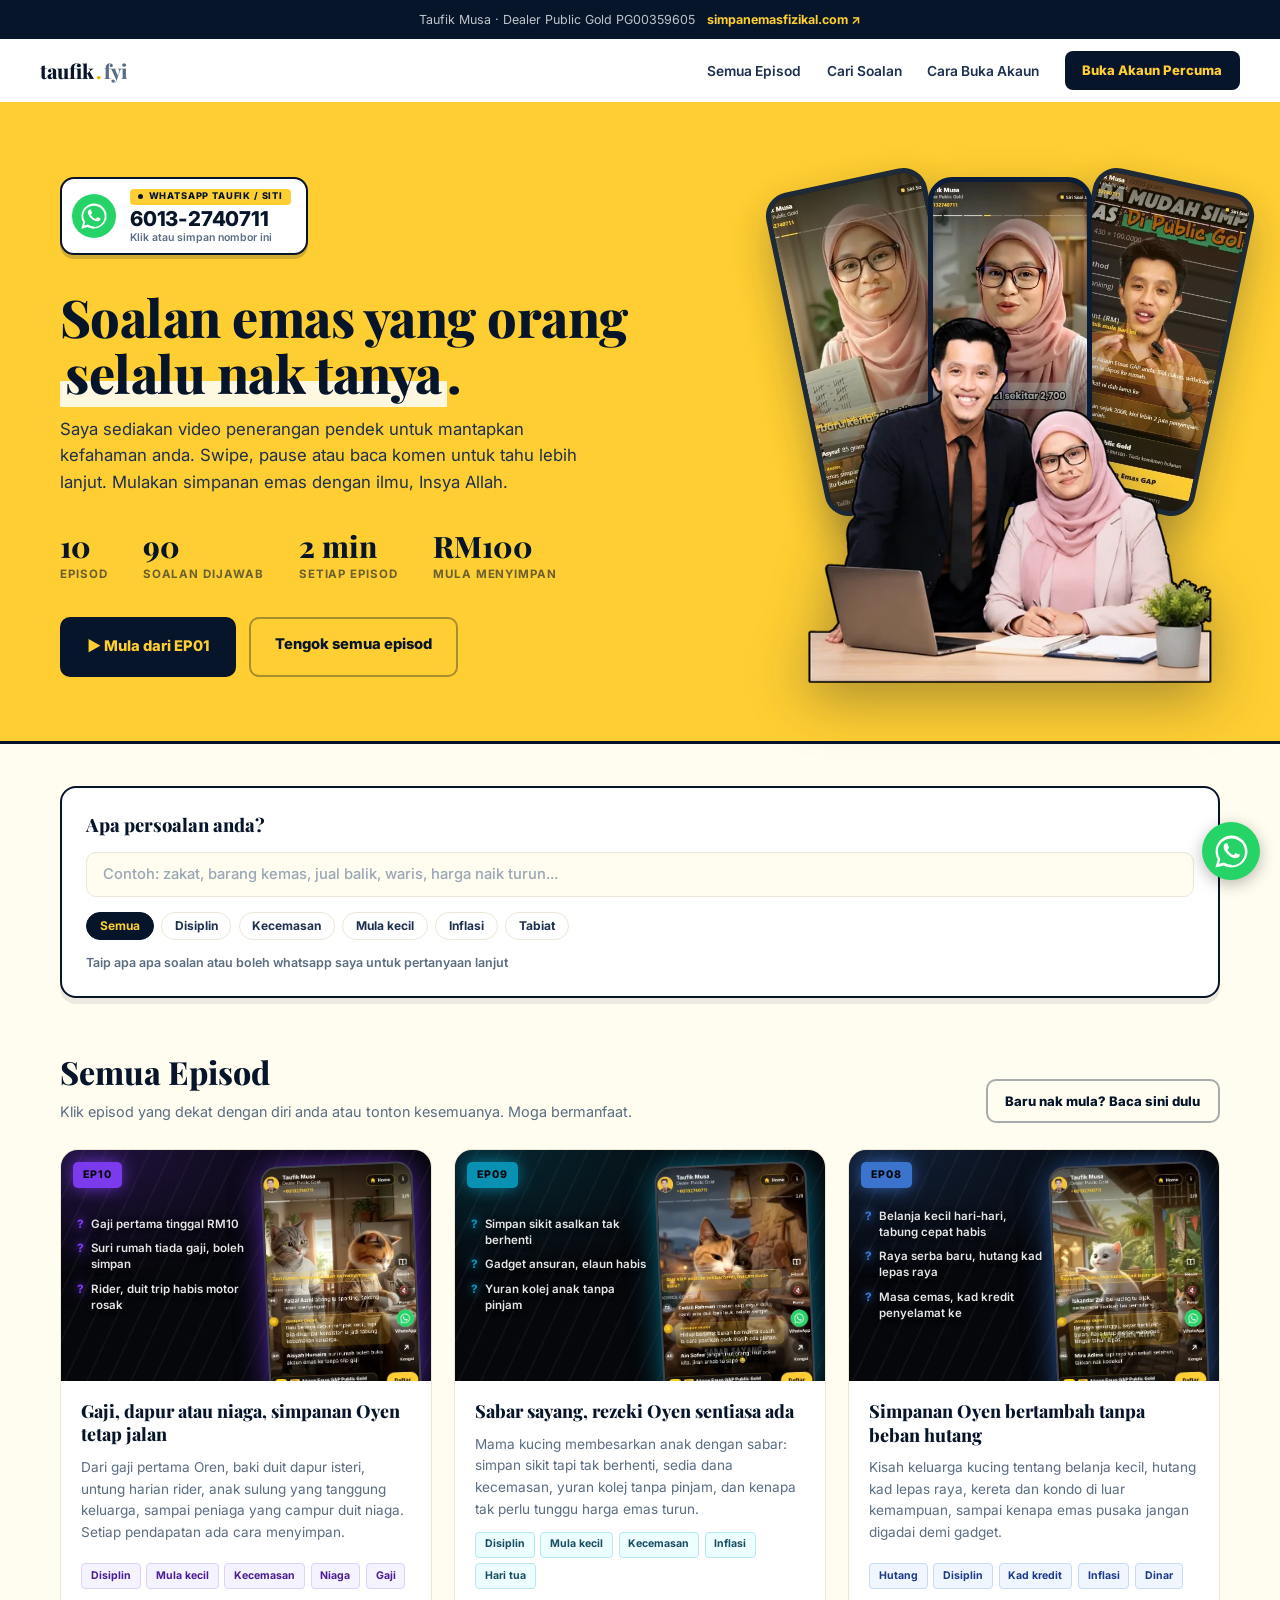
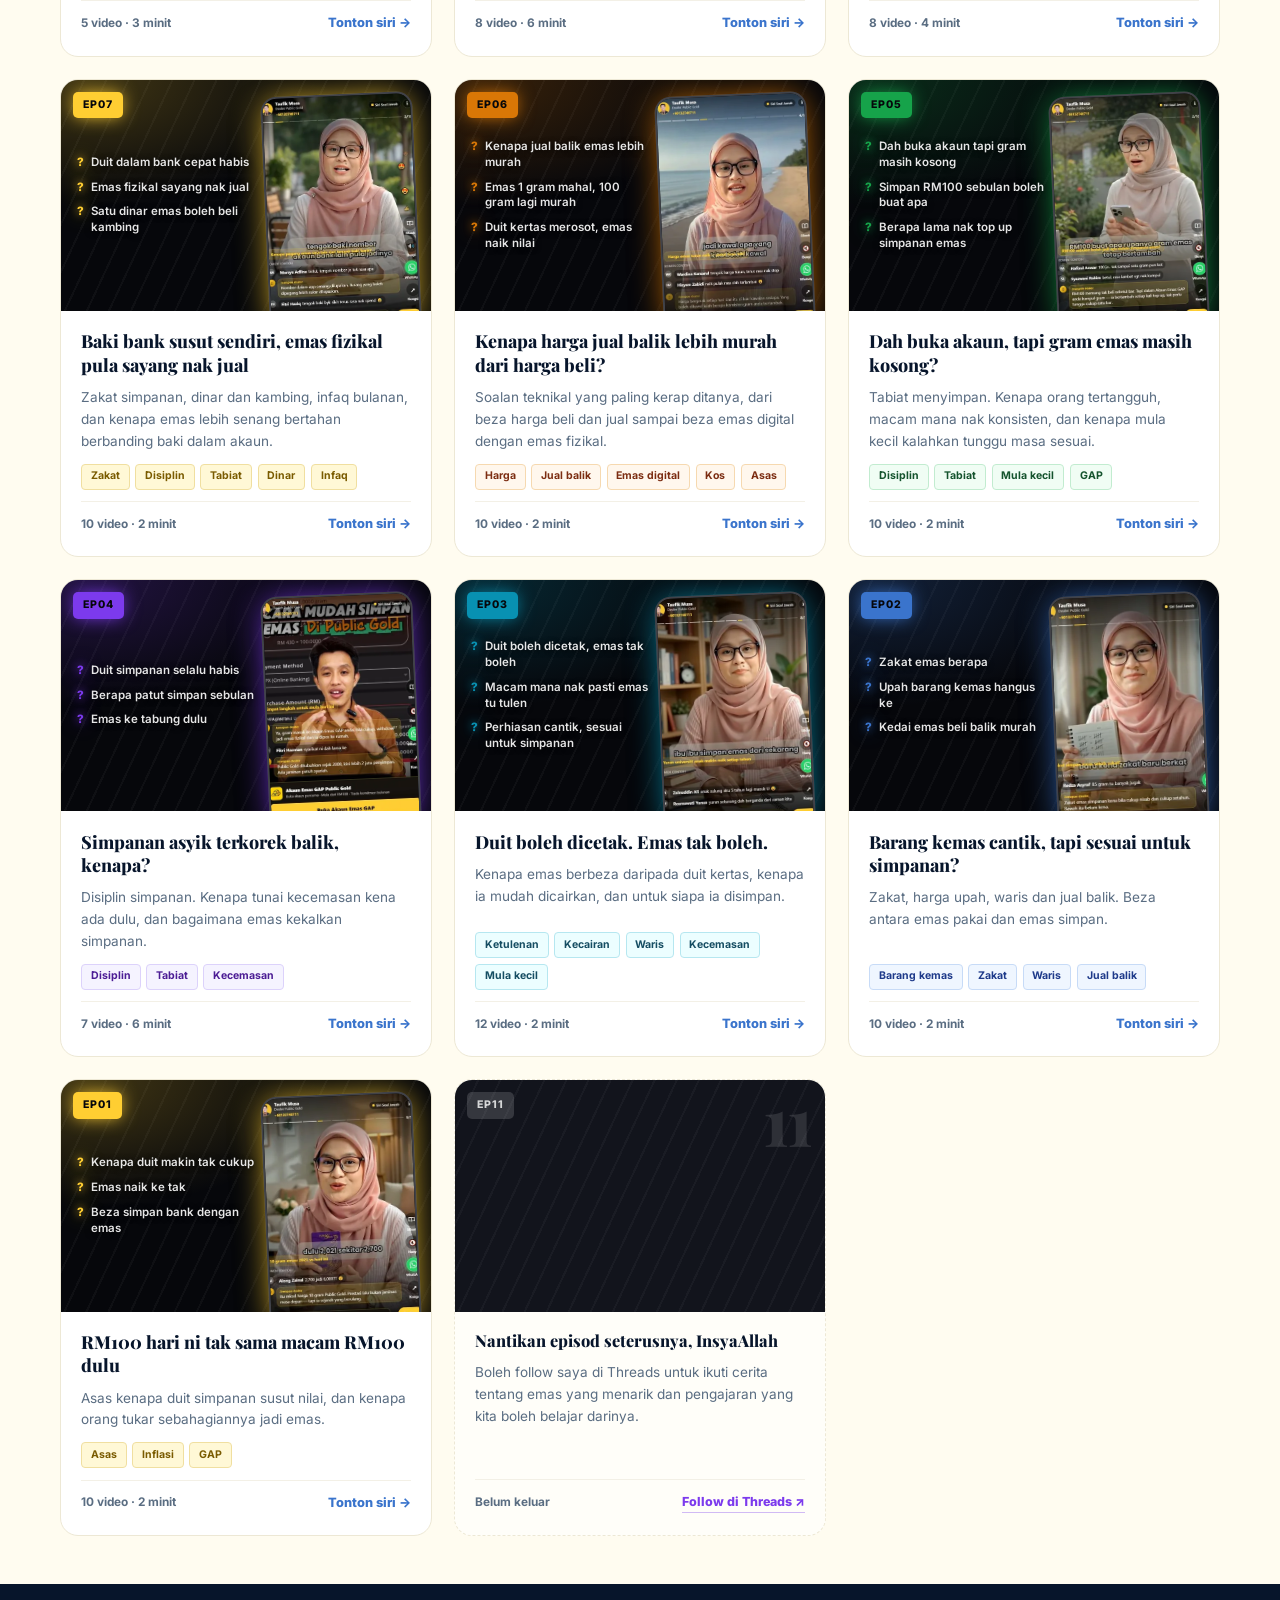
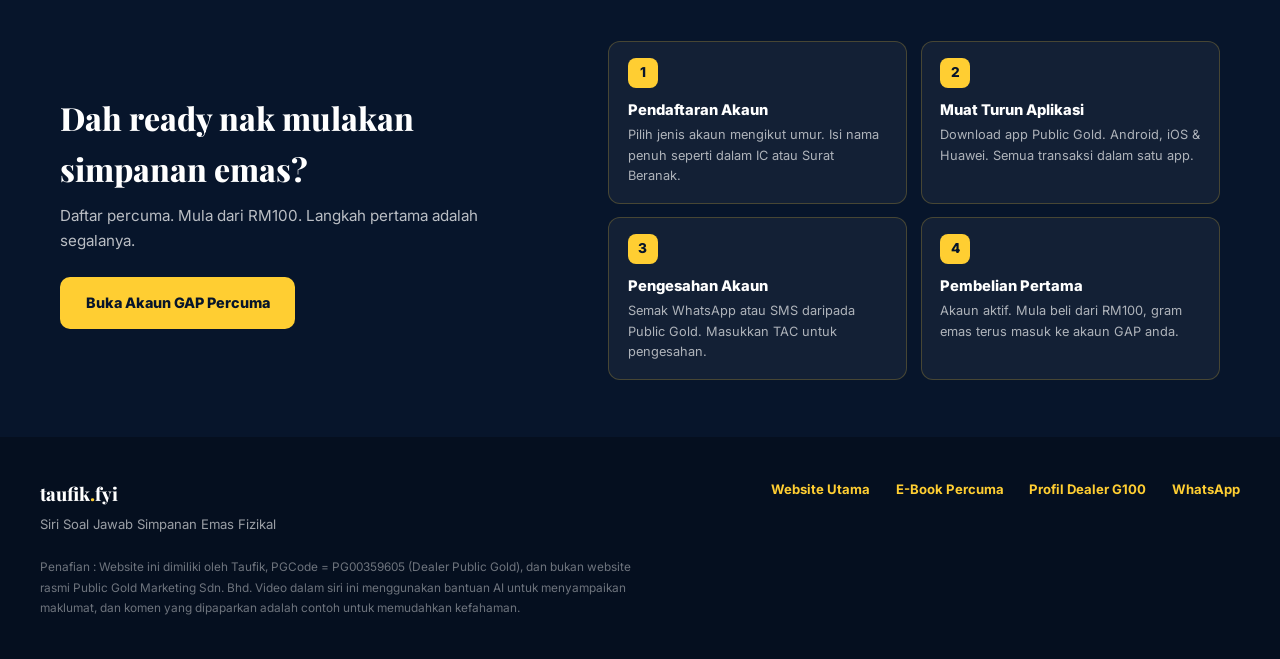
<file: index.html>
<!DOCTYPE html>
<html lang="ms">
<head>
<meta charset="UTF-8">
<meta name="viewport" content="width=device-width, initial-scale=1.0">
<title>Siri Soal Jawab Emas | taufik.fyi</title>

<meta name="description" content="Siri soal jawab simpanan emas fizikal Public Gold. Setiap episod soalan pendek dalam video, swipe dan faham dalam dua minit. Dealer Taufik Musa PG00359605." />
<meta name="author" content="Taufik Bin Musa, Public Gold Dealer PG00359605" />
<meta name="robots" content="index, follow" />
<link rel="canonical" href="https://video.taufik.fyi/" />

<meta property="og:type" content="website" />
<meta property="og:url" content="https://video.taufik.fyi/" />
<meta property="og:title" content="Siri Soal Jawab Emas | taufik.fyi" />
<meta property="og:description" content="Setiap episod soalan pendek tentang simpan emas fizikal. Swipe, tengok, faham dalam dua minit." />
<meta property="og:site_name" content="taufik.fyi" />
<meta property="og:locale" content="ms_MY" />
<meta property="og:image" content="https://video.taufik.fyi/assets/img/og.jpg" />
<meta property="og:image:secure_url" content="https://video.taufik.fyi/assets/img/og.jpg" />
<meta property="og:image:type" content="image/jpeg" />
<meta property="og:image:width" content="1200" />
<meta property="og:image:height" content="630" />
<meta property="og:image:alt" content="Siri Soal Jawab Emas, taufik.fyi" />
<meta name="twitter:card" content="summary_large_image" />
<meta name="twitter:title" content="Siri Soal Jawab Emas | taufik.fyi" />
<meta name="twitter:description" content="Setiap episod soalan pendek tentang simpan emas fizikal. Swipe, tengok, faham." />
<meta name="twitter:image" content="https://video.taufik.fyi/assets/img/og.jpg" />
<link rel="icon" href="assets/img/favicon.png" />
<link rel="apple-touch-icon" href="assets/img/favicon.png" />
<meta name="theme-color" content="#FFCE32" />

<link rel="preconnect" href="https://fonts.googleapis.com">
<link rel="preconnect" href="https://fonts.gstatic.com" crossorigin>
<link href="https://fonts.googleapis.com/css2?family=Playfair+Display:wght@700;800&family=Inter:wght@400;500;600;700;800&display=swap" rel="stylesheet">

<style>
*,*::before,*::after{box-sizing:border-box;margin:0;padding:0;}
:root{
  --yellow:#FFCE32; --yellow-dk:#E6B600; --yellow-lt:#FFF8D6; --yellow-bg:#FFFCF0;
  --navy:#07152B; --navy-2:#1E3050; --blue:#3A74CC;
  --muted:#5A6D82; --white:#fff; --border:#EDE8D5;
  --serif:'Playfair Display',serif; --sans:'Inter',sans-serif;
}
img{height:auto;}
html{scroll-behavior:smooth;}
body{background:var(--yellow-bg);color:var(--navy);font-family:var(--sans);line-height:1.6;overflow-x:hidden;}
a{color:inherit;}

/* ---------- TOP BAR ---------- */
.top-bar{background:var(--navy);padding:.6rem 1.5rem;text-align:center;font-size:.78rem;color:rgba(255,255,255,.75);display:flex;align-items:center;justify-content:center;gap:.75rem;flex-wrap:wrap;}
.top-bar a{color:var(--yellow);font-weight:700;text-decoration:none;}

/* ---------- NAV ---------- */
nav{position:sticky;top:0;z-index:200;background:rgba(255,255,255,.97);backdrop-filter:blur(12px);border-bottom:3px solid var(--yellow);padding:0 2.5rem;display:flex;align-items:center;justify-content:space-between;height:66px;}
.nav-logo{display:flex;align-items:center;gap:.12rem;text-decoration:none;}
.nav-logo-main{font-family:var(--serif);font-size:1.25rem;font-weight:800;color:var(--navy);}
.nav-logo-dot{color:var(--yellow-dk);font-family:var(--serif);font-size:1.25rem;font-weight:800;line-height:1;}
.nav-logo-sub{font-family:var(--serif);font-size:1.25rem;font-weight:800;color:var(--muted);}
.nav-right{display:flex;align-items:center;gap:1.6rem;}
.nav-links{display:flex;gap:1.6rem;list-style:none;}
.nav-links a{text-decoration:none;font-size:.86rem;font-weight:600;color:var(--navy-2);}
.nav-links a:hover{color:var(--blue);}
.btn-nav{background:var(--navy);color:var(--yellow);padding:.55rem 1.1rem;border-radius:8px;font-size:.82rem;font-weight:800;text-decoration:none;white-space:nowrap;}
.btn-nav:hover{background:var(--navy-2);}
.mobbtn{display:none;background:none;border:1.5px solid var(--navy);border-radius:7px;padding:.35rem .7rem;font-size:.72rem;font-weight:800;font-family:var(--sans);color:var(--navy);cursor:pointer;}
#mobNav{display:none;background:#fff;border-bottom:2px solid var(--yellow);padding:.5rem 1.25rem 1rem;}
#mobNav.open{display:block;}
#mobNav a{display:block;padding:.7rem .2rem;font-size:.9rem;font-weight:700;text-decoration:none;border-bottom:1px solid var(--border);}

/* ---------- HERO ---------- */
.hero-wrap{background:var(--yellow);border-bottom:3px solid var(--navy);}
.hero{max-width:1240px;margin:0 auto;display:grid;grid-template-columns:1fr 420px;
  grid-template-areas:"top media" "stats media" "cta media";
  column-gap:3.2rem;align-content:center;padding:4.5rem 2.5rem 4rem;}
.h-top{grid-area:top;}
.h-media{grid-area:media;align-self:center;}
.h-stats{grid-area:stats;}
.h-cta{grid-area:cta;}

/* kad WhatsApp */
.wacard{display:inline-flex;align-items:center;gap:.85rem;background:#fff;border:2.5px solid var(--navy);border-radius:14px;padding:.6rem .95rem .6rem .65rem;text-decoration:none;box-shadow:0 4px 0 rgba(7,21,43,.18);transition:transform .15s,box-shadow .15s;margin-bottom:1rem;}
.wacard:hover{transform:translateY(-2px);box-shadow:0 6px 0 rgba(7,21,43,.22);}
.wa-ic{width:44px;height:44px;flex:0 0 auto;border-radius:50%;background:#25D366;display:flex;align-items:center;justify-content:center;}
.wa-ic svg{width:26px;height:26px;}
.wa-txt{display:flex;flex-direction:column;align-items:flex-start;line-height:1.15;}
.wa-chip{display:inline-flex;align-items:center;gap:.35rem;background:var(--yellow);color:var(--navy);font-size:.58rem;font-weight:800;letter-spacing:.09em;text-transform:uppercase;padding:.16rem .5rem;border-radius:4px;}
.wa-chip .dot{width:5px;height:5px;border-radius:50%;background:var(--navy);animation:blip 1.4s infinite;}
.wa-no{font-size:1.28rem;font-weight:800;color:var(--navy);letter-spacing:-.01em;margin-top:.16rem;}
.wa-sub{font-size:.66rem;font-weight:600;color:var(--muted);margin-top:.06rem;}

/* media: 3 telefon jadi latar, gambar cutout di depan */
.h-media{position:relative;height:500px;}
.ph-stack{position:absolute;inset:0;}
.cutout{position:absolute;left:50%;bottom:-6px;transform:translateX(-50%);width:96%;max-width:none;height:auto;z-index:5;filter:drop-shadow(0 16px 28px rgba(7,21,43,.34));pointer-events:none;}
.eyebrow{display:inline-flex;align-items:center;gap:.55rem;background:var(--navy);color:var(--yellow);font-size:.78rem;font-weight:700;letter-spacing:.01em;padding:.45rem 1rem;border-radius:100px;width:fit-content;max-width:100%;line-height:1.45;}
.eyebrow .dot{flex:0 0 auto;}
.eyebrow .dot{width:6px;height:6px;border-radius:50%;background:var(--yellow);animation:blip 1.6s infinite;}
@keyframes blip{0%,100%{opacity:1}50%{opacity:.25}}
.hero h1{font-family:var(--serif);font-size:3.25rem;line-height:1.08;font-weight:800;margin:1.1rem 0 .9rem;letter-spacing:-.01em;}
.hero h1 em{font-style:normal;background:linear-gradient(transparent 62%,rgba(255,255,255,.85) 62%);padding:0 .1em;}
.hero-lead{font-size:1.05rem;color:var(--navy-2);max-width:33rem;}
.hero-stats{display:flex;gap:2.2rem;margin:1.9rem 0 1.7rem;flex-wrap:wrap;}
.hstat b{display:block;font-family:var(--serif);font-size:1.85rem;font-weight:800;line-height:1;}
.hstat span{font-size:.72rem;font-weight:700;text-transform:uppercase;letter-spacing:.08em;color:rgba(7,21,43,.6);}
.hero-cta{display:flex;gap:.8rem;flex-wrap:wrap;}
.btn-primary{background:var(--navy);color:var(--yellow);padding:.95rem 1.7rem;border-radius:10px;font-size:.92rem;font-weight:800;text-decoration:none;display:inline-flex;align-items:center;gap:.6rem;transition:transform .15s,background .18s;}
.btn-primary:hover{background:var(--navy-2);transform:translateY(-2px);}
.btn-ghost{background:transparent;color:var(--navy);border:2px solid rgba(7,21,43,.35);padding:.9rem 1.5rem;border-radius:10px;font-size:.92rem;font-weight:800;text-decoration:none;}
.btn-ghost:hover{border-color:var(--navy);background:rgba(255,255,255,.45);}

/* phone stack */

.ph{position:absolute;top:0;left:50%;width:164px;height:330px;border-radius:24px;background:#0B0D14;border:5px solid #0b1d38;box-shadow:0 20px 44px rgba(7,21,43,.34);overflow:hidden;}
.ph img{position:absolute;inset:0;width:100%;height:100%;object-fit:cover;object-position:center top;}
.ph.front{transform:translateX(-50%);z-index:3;}
.ph.back-l{transform:translateX(-50%) translateX(-134px) rotate(-12deg);z-index:1;opacity:.92;}
.ph.back-r{transform:translateX(-50%) translateX(134px) rotate(12deg);z-index:1;opacity:.92;}

.ph-scr{position:absolute;inset:0;display:flex;flex-direction:column;justify-content:flex-start;padding:.8rem .7rem;background:radial-gradient(120% 80% at 50% 0%,#1E3050 0%,#07152B 70%);}
.ph-scr::before{content:"";position:absolute;inset:0;background:
  repeating-linear-gradient(115deg,rgba(255,206,50,.055) 0 2px,transparent 2px 16px);}
.ph-play{position:absolute;top:58%;left:50%;transform:translate(-50%,-50%);width:46px;height:46px;border-radius:50%;background:rgba(255,206,50,.92);display:flex;align-items:center;justify-content:center;}
.ph-play::after{content:"";border-left:13px solid var(--navy);border-top:8px solid transparent;border-bottom:8px solid transparent;margin-left:4px;}
.ph-tag{position:relative;font-size:.55rem;font-weight:800;letter-spacing:.1em;color:var(--yellow);text-transform:uppercase;margin-bottom:.3rem;}
.ph-q{position:relative;color:#fff;font-size:.68rem;font-weight:700;line-height:1.35;}
.ph-bars{position:relative;display:flex;gap:3px;margin-top:.7rem;}
.ph-bars i{flex:1;height:3px;border-radius:2px;background:rgba(255,255,255,.25);}
.ph-bars i.on{background:var(--yellow);}
.ph-hint{position:absolute;bottom:-30px;left:50%;transform:translateX(-50%);font-size:.7rem;font-weight:800;color:rgba(7,21,43,.55);letter-spacing:.06em;text-transform:uppercase;white-space:nowrap;}

/* ---------- SEARCH / FILTER ---------- */
.finder{max-width:1240px;margin:0 auto;padding:2.6rem 2.5rem 0;}
.finder-box{background:#fff;border:2px solid var(--navy);border-radius:16px;padding:1.4rem 1.5rem;box-shadow:0 6px 0 rgba(7,21,43,.08);}
.finder-lab{font-family:var(--serif);font-size:1.15rem;font-weight:800;margin-bottom:.75rem;}
.search-row{display:flex;gap:.6rem;}
#q{flex:1;border:1.5px solid var(--border);background:var(--yellow-bg);border-radius:10px;padding:.8rem 1rem;font-family:var(--sans);font-size:.92rem;font-weight:500;color:var(--navy);outline:none;}
#q:focus{border-color:var(--navy);background:#fff;}
#q::placeholder{color:#9AA7B6;}
.chips{display:flex;gap:.45rem;flex-wrap:wrap;margin-top:.9rem;}
.chip{border:1.5px solid var(--border);background:#fff;border-radius:100px;padding:.35rem .8rem;font-size:.75rem;font-weight:700;color:var(--navy-2);cursor:pointer;font-family:var(--sans);transition:.15s;}
.chip:hover{border-color:var(--navy);}
.chip.on{background:var(--navy);color:var(--yellow);border-color:var(--navy);}
.hitline{font-size:.78rem;color:var(--muted);font-weight:600;margin-top:.85rem;}

/* ---------- EPISODES ---------- */
.sec{max-width:1240px;margin:0 auto;padding:3rem 2.5rem;}
.sec-head{display:flex;align-items:flex-end;justify-content:space-between;gap:1rem;margin-bottom:1.6rem;flex-wrap:wrap;}
.sec-head h2{font-family:var(--serif);font-size:2rem;font-weight:800;}
.sec-head p{font-size:.9rem;color:var(--muted);margin-top:.2rem;}
.grid{display:grid;grid-template-columns:repeat(auto-fill,minmax(288px,1fr));gap:1.4rem;}

.card{background:#fff;border:1.5px solid var(--border);border-radius:18px;overflow:hidden;display:flex;flex-direction:column;text-decoration:none;transition:transform .18s,box-shadow .18s,border-color .18s;}
.card:hover{transform:translateY(-5px);box-shadow:0 16px 38px rgba(7,21,43,.14);border-color:var(--navy);}
.poster{position:relative;aspect-ratio:16/10;background:#06070B;overflow:hidden;}
.poster::before{content:"";position:absolute;inset:0;background:repeating-linear-gradient(115deg,rgba(255,255,255,.035) 0 2px,transparent 2px 20px);}
.poster::after{content:"";position:absolute;inset:0;background:radial-gradient(115% 95% at 6% 0%, var(--ac-glow,rgba(255,206,50,.22)) 0%, rgba(0,0,0,0) 58%);}

/* senarai soalan, tanda soal bercahaya neon */
.poster-qs{position:absolute;z-index:3;left:16px;right:47%;top:16px;bottom:16px;display:flex;flex-direction:column;justify-content:center;gap:.55rem;}
.poster-qs span{font-size:.72rem;font-weight:600;line-height:1.38;color:rgba(255,255,255,.9);display:flex;gap:.45rem;text-shadow:0 1px 6px rgba(0,0,0,.9);}
.poster-qs span::before{content:"?";color:var(--ac,#FFCE32);font-weight:800;flex:0 0 auto;text-shadow:0 0 9px var(--ac,#FFCE32),0 0 20px var(--ac,#FFCE32);}
.poster-num{position:absolute;right:14px;top:6px;font-family:var(--serif);font-size:4.2rem;font-weight:800;line-height:1;color:rgba(255,255,255,.1);letter-spacing:-.03em;}

/* bingkai telefon besar dengan tangkap layar sebenar */
.poster-mini{position:absolute;z-index:2;top:14px;bottom:-18px;right:14px;width:41%;border-radius:16px;background:#0B0D14;border:2px solid rgba(255,255,255,.22);overflow:hidden;display:flex;align-items:center;justify-content:center;transform:rotate(-2.5deg);transition:transform .22s,box-shadow .22s;box-shadow:0 0 34px -6px var(--ac,#FFCE32),0 14px 30px rgba(0,0,0,.6);}
.poster-mini img{position:absolute;inset:0;width:100%;height:100%;object-fit:cover;object-position:center top;}
.poster-mini .pp{position:relative;z-index:2;width:34px;height:34px;border-radius:50%;background:var(--ac,#FFCE32);display:flex;align-items:center;justify-content:center;box-shadow:0 3px 10px rgba(0,0,0,.4);}
.poster-mini .pp::after{content:"";border-left:10px solid #06070B;border-top:6px solid transparent;border-bottom:6px solid transparent;margin-left:3px;}
.card:hover .poster-mini{transform:rotate(0deg) translateY(-6px);box-shadow:0 0 50px -4px var(--ac,#FFCE32),0 18px 36px rgba(0,0,0,.65);}

.ep-badge{position:absolute;z-index:4;top:12px;left:12px;background:var(--ac,#FFCE32);color:#06070B;font-size:.66rem;font-weight:800;letter-spacing:.1em;padding:.3rem .62rem;border-radius:5px;box-shadow:0 0 18px -2px var(--ac,#FFCE32);}
.ep-new{position:absolute;z-index:4;top:12px;right:12px;background:#DC2626;color:#fff;font-size:.62rem;font-weight:800;letter-spacing:.08em;padding:.28rem .6rem;border-radius:5px;text-transform:uppercase;box-shadow:0 0 18px -2px #DC2626;}
.ep-seen{position:absolute;z-index:4;top:12px;right:12px;background:rgba(0,0,0,.55);border:1px solid rgba(255,255,255,.24);color:#fff;font-size:.62rem;font-weight:800;padding:.26rem .58rem;border-radius:5px;backdrop-filter:blur(4px);}

.card-body{padding:1.15rem 1.25rem 1.35rem;display:flex;flex-direction:column;flex:1;gap:.7rem;}
.card-title{font-family:var(--serif);font-size:1.12rem;font-weight:800;line-height:1.3;}
.card-desc{font-size:.85rem;color:var(--muted);line-height:1.6;flex:1;}
.tags{display:flex;flex-wrap:wrap;gap:.35rem;}
.tag{font-size:.66rem;font-weight:700;padding:.22rem .55rem;border-radius:4px;background:var(--ac-soft,#FFF8D6);color:var(--ac-ink,#7A5B00);border:1px solid var(--ac-bd,#F0DFA0);}
.card-foot{display:flex;align-items:center;justify-content:space-between;gap:.6rem;padding-top:.75rem;border-top:1px solid #F3F0E6;}
.meta{font-size:.74rem;font-weight:700;color:var(--muted);}
.go{font-size:.8rem;font-weight:800;color:var(--blue);}
.card:hover .go{color:var(--navy);}

/* kad akan datang */
.card.soon{border-style:dashed;background:rgba(255,255,255,.6);}
.card.soon:hover{transform:none;box-shadow:none;border-color:var(--border);}
.card.soon .poster{background:#12141C;}
.card.soon .poster::after{background:none;}
.card.soon .poster-num{color:rgba(255,255,255,.12);}
.card.soon .ep-badge{background:rgba(255,255,255,.15);color:rgba(255,255,255,.8);box-shadow:none;}
.card.soon .card-title{font-size:1.02rem;}
.soon-link{display:inline-flex;align-items:center;gap:.3rem;font-size:.78rem;font-weight:800;color:#7C3AED;text-decoration:none;white-space:nowrap;border-bottom:1.5px solid rgba(124,58,237,.35);}
.soon-link:hover{color:#5B21B6;border-color:#5B21B6;}
.empty{grid-column:1/-1;text-align:center;padding:3rem 1rem;color:var(--muted);font-weight:600;}

/* ---------- LADDER ---------- */
.ladder-wrap{background:var(--navy);color:#fff;}
.ladder{max-width:1240px;margin:0 auto;padding:3.6rem 2.5rem;display:grid;grid-template-columns:.9fr 1.1fr;gap:3rem;align-items:center;}
.ladder h2{font-family:var(--serif);font-size:2rem;font-weight:800;color:#fff;}
.ladder p.l-lead{color:rgba(255,255,255,.72);font-size:.95rem;margin-top:.6rem;max-width:28rem;}
.steps{display:grid;grid-template-columns:1fr 1fr;gap:.85rem;}
@media(max-width:700px){.steps{grid-template-columns:1fr;}}
.step{display:flex;flex-direction:column;gap:.7rem;align-items:flex-start;background:rgba(255,255,255,.05);border:1px solid rgba(255,206,50,.22);border-radius:12px;padding:1rem 1.15rem;}
.step-n{width:30px;height:30px;flex:0 0 auto;border-radius:8px;background:var(--yellow);color:var(--navy);font-weight:800;font-size:.85rem;display:flex;align-items:center;justify-content:center;}
.step h4{font-size:.92rem;font-weight:800;color:#fff;}
.step p{font-size:.8rem;color:rgba(255,255,255,.66);margin-top:.15rem;}
.ladder-cta{display:flex;gap:.7rem;flex-wrap:wrap;margin-top:1.5rem;}
.btn-y{background:var(--yellow);color:var(--navy);padding:.9rem 1.6rem;border-radius:10px;font-weight:800;font-size:.9rem;text-decoration:none;}
.btn-y:hover{background:var(--yellow-dk);}
.btn-o{border:2px solid rgba(255,255,255,.3);color:#fff;padding:.85rem 1.4rem;border-radius:10px;font-weight:800;font-size:.9rem;text-decoration:none;}
.btn-o:hover{border-color:var(--yellow);color:var(--yellow);}

/* ---------- FOOTER ---------- */
footer{background:#050F1F;color:rgba(255,255,255,.6);padding:2.6rem 2.5rem;font-size:.82rem;}
.foot-in{max-width:1240px;margin:0 auto;display:flex;justify-content:space-between;gap:2rem;flex-wrap:wrap;}
footer a{color:var(--yellow);text-decoration:none;font-weight:700;}
.disc-note{max-width:38rem;font-size:.74rem;line-height:1.7;color:rgba(255,255,255,.42);margin-top:1.4rem;}

/* ---------- WA FLOAT ---------- */
.wa-float{position:fixed;bottom:20px;right:20px;width:58px;height:58px;border-radius:50%;background:#25D366;display:flex;align-items:center;justify-content:center;box-shadow:0 4px 16px rgba(0,0,0,.28);z-index:99999;transition:transform .18s;}
.wa-float:hover{transform:scale(1.08);}
.wa-float svg{width:33px;height:33px;}

/* ---------- RESPONSIVE ---------- */
@media(max-width:960px){
  .hero{grid-template-columns:1fr;grid-template-areas:"top" "media" "stats" "cta";row-gap:1.9rem;padding:2.6rem 1.25rem 3.4rem;}
  .hero h1{font-size:2.3rem;}
  .hero-stats{margin:0;}
  .chip{font-size:.72rem;padding:.32rem .68rem;}
  .chips{gap:.38rem;}
  .h-media{max-width:430px;margin:0 auto;width:100%;height:470px;}
  .ph{width:152px;height:308px;}
  .ph.back-l{transform:translateX(-50%) translateX(-122px) rotate(-12deg);}
  .ph.back-r{transform:translateX(-50%) translateX(122px) rotate(12deg);}
  .ph-hint{display:none;}
  .ladder{grid-template-columns:1fr;padding:2.8rem 1.25rem;gap:2rem;}
  nav{padding:0 1.25rem;}
  .nav-links,.btn-nav{display:none;}
  .mobbtn{display:block;}
  .sec,.finder{padding-left:1.25rem;padding-right:1.25rem;}
  .sec-head h2{font-size:1.6rem;}
  footer{padding:2.2rem 1.25rem;}
  .wa-float{width:52px;height:52px;bottom:16px;right:16px;}
}
@media(max-width:520px){
  .hero h1{font-size:1.95rem;}
  .hero-stats{gap:1.4rem;}
  .wa-no{font-size:1.12rem;}
  .h-media{height:392px;}
  .ph{width:124px;height:252px;border-radius:20px;border-width:4px;}
  .ph.back-l{transform:translateX(-50%) translateX(-98px) rotate(-12deg);}
  .ph.back-r{transform:translateX(-50%) translateX(98px) rotate(12deg);}
  .ph-q{font-size:.58rem;}
  .ph-tag{font-size:.5rem;}
  .cutout{width:100%;}
}
</style>
</head>
<body>

<div class="top-bar">
  <span>Taufik Musa &middot; Dealer Public Gold PG00359605</span>
  <a href="https://simpanemasfizikal.com/" target="_blank" rel="noopener">simpanemasfizikal.com &#8599;</a>
</div>

<nav>
  <a href="#" class="nav-logo">
    <span class="nav-logo-main">taufik</span><span class="nav-logo-dot">.</span><span class="nav-logo-sub">fyi</span>
  </a>
  <div class="nav-right">
    <ul class="nav-links">
      <li><a href="#siri">Semua Episod</a></li>
      <li><a href="#cari">Cari Soalan</a></li>
      <li><a href="#mula">Cara Buka Akaun</a></li>
    </ul>
    <a class="btn-nav" href="#mula">Buka Akaun Percuma</a>
  </div>
  <button class="mobbtn" id="mobBtn" onclick="toggleMob(this)">MENU &#9662;</button>
</nav>
<div id="mobNav">
  <a href="#siri">Semua Episod</a>
  <a href="#cari">Cari Soalan</a>
  <a href="#mula">Cara Buka Akaun</a>
  <a href="#mula" style="color:var(--blue)">Buka Akaun Percuma &#8594;</a>
</div>

<!-- ================= HERO ================= -->
<div class="hero-wrap">
  <div class="hero">

    <div class="h-top">
      <a class="wacard" href="https://api.whatsapp.com/send/?phone=60132740711&amp;text=Salam%2C+boleh+bantu+saya+simpan+emas+di+Public+Gold" target="_blank" rel="noopener">
        <span class="wa-ic">
          <svg viewBox="0 0 32 32" aria-hidden="true"><path fill="#fff" d="M16 .6C7.5.6.6 7.5.6 16c0 2.8.7 5.4 2.1 7.8L.4 31.6l8-2.1c2.3 1.3 4.9 1.9 7.6 1.9h.1c8.5 0 15.4-6.9 15.4-15.4 0-4.1-1.6-8-4.5-10.9C24.1 2.2 20.2.6 16 .6zm0 28.2h-.1c-2.4 0-4.7-.6-6.8-1.9l-.5-.3-4.7 1.2 1.3-4.6-.3-.5c-1.4-2.2-2.1-4.7-2.1-7.3C2.7 9.2 8.7 3.3 16 3.3c3.5 0 6.8 1.4 9.3 3.8 2.5 2.5 3.8 5.8 3.8 9.3 0 7.3-5.9 13.2-13.1 13.2zm7.3-9.9c-.4-.2-2.4-1.2-2.7-1.3-.4-.1-.6-.2-.9.2-.3.4-1 1.3-1.2 1.5-.2.2-.4.3-.8.1-.4-.2-1.7-.6-3.2-2-1.2-1-2-2.4-2.2-2.8-.2-.4 0-.6.2-.8.2-.2.4-.4.6-.7.2-.2.3-.4.4-.7.1-.3 0-.5 0-.7-.1-.2-.9-2.1-1.2-2.9-.3-.8-.6-.7-.9-.7h-.7c-.3 0-.7.1-1 .5-.4.4-1.3 1.3-1.3 3.2 0 1.9 1.4 3.7 1.5 3.9.2.2 2.7 4.1 6.5 5.8.9.4 1.6.6 2.2.8.9.3 1.7.2 2.4.1.7-.1 2.4-1 2.7-1.9.3-.9.3-1.7.2-1.9-.1-.1-.3-.2-.7-.4z"/></svg>
        </span>
        <span class="wa-txt">
          <span class="wa-chip"><span class="dot"></span>WhatsApp Taufik / Siti</span>
          <span class="wa-no">6013-2740711</span>
          <span class="wa-sub">Klik atau simpan nombor ini</span>
        </span>
      </a>

      <h1>Soalan emas yang orang <em>selalu nak tanya</em>.</h1>
      <p class="hero-lead">Saya sediakan video penerangan pendek untuk mantapkan kefahaman anda. Swipe, pause atau baca komen untuk tahu lebih lanjut. Mulakan simpanan emas dengan ilmu, Insya Allah.</p>
    </div>

    <div class="h-media">
      <div class="ph-stack">
        <div class="ph back-l"><img src="assets/img/ep02.webp" alt="Siri Soal Jawab EP02" loading="eager" decoding="async" onerror="this.remove()" width="380" height="510"></div>
        <div class="ph back-r"><img src="assets/img/ep04.webp" alt="Siri Soal Jawab EP04" loading="eager" decoding="async" onerror="this.remove()" width="380" height="534"></div>
        <div class="ph front"><img src="assets/img/ep01.webp" alt="Siri Soal Jawab EP01" loading="eager" fetchpriority="high" decoding="async" onerror="this.remove()" width="380" height="539"></div>
      </div>
      <img class="cutout" loading="eager" fetchpriority="high" decoding="async" width="820" height="744"
           src="assets/img/profile-cut.webp" srcset="assets/img/profile-cut-460.webp 500w, assets/img/profile-cut.webp 820w"
           sizes="(max-width:960px) 88vw, 400px"
           alt="Taufik Bin Musa, Dealer Public Gold PG00359605">
    </div>

    <div class="hero-stats h-stats">
      <div class="hstat"><b id="stEp">4</b><span>Episod</span></div>
      <div class="hstat"><b id="stQ">37</b><span>Soalan dijawab</span></div>
      <div class="hstat"><b>2 min</b><span>Setiap episod</span></div>
      <div class="hstat"><b>RM100</b><span>Mula menyimpan</span></div>
    </div>

    <div class="hero-cta h-cta">
      <a class="btn-primary" id="startBtn" href="ep01/" target="_blank" rel="noopener">&#9654; Mula dari EP01</a>
      <a class="btn-ghost" href="#siri">Tengok semua episod</a>
    </div>

  </div>
</div>

<!-- ================= FINDER ================= -->
<div class="finder" id="cari">
  <div class="finder-box">
    <div class="finder-lab">Apa persoalan anda?</div>
    <div class="search-row">
      <input id="q" type="search" placeholder="Contoh: zakat, barang kemas, jual balik, waris, harga naik turun..." autocomplete="off">
    </div>
    <div class="chips" id="chips"></div>
    <div class="hitline" id="hitline"></div>
  </div>
</div>

<!-- ================= EPISODES ================= -->
<section class="sec" id="siri">
  <div class="sec-head">
    <div>
      <h2>Semua Episod</h2>
      <p>Klik episod yang dekat dengan diri anda atau tonton kesemuanya. Moga bermanfaat.</p>
    </div>
    <a class="btn-ghost" style="padding:.6rem 1.1rem;font-size:.82rem" href="https://simpanemasfizikal.com/" target="_blank" rel="noopener">Baru nak mula? Baca sini dulu</a>
  </div>
  <div class="grid" id="grid"></div>
</section>

<!-- ================= LADDER ================= -->
<div class="ladder-wrap" id="mula">
  <div class="ladder">
    <div>
      <h2>Dah ready nak mulakan simpanan emas?</h2>
      <p class="l-lead">Daftar percuma. Mula dari RM100. Langkah pertama adalah segalanya.</p>
      <div class="ladder-cta">
        <a class="btn-y" href="https://publicgold.com.my/index.php?route=account/register&intro_pgcode=PG00359605&is_dealer=1" target="_blank" rel="noopener">Buka Akaun GAP Percuma</a>
      </div>
    </div>
    <div class="steps">
      <div class="step"><div class="step-n">1</div><div><h4>Pendaftaran Akaun</h4><p>Pilih jenis akaun mengikut umur. Isi nama penuh seperti dalam IC atau Surat Beranak.</p></div></div>
      <div class="step"><div class="step-n">2</div><div><h4>Muat Turun Aplikasi</h4><p>Download app Public Gold. Android, iOS &amp; Huawei. Semua transaksi dalam satu app.</p></div></div>
      <div class="step"><div class="step-n">3</div><div><h4>Pengesahan Akaun</h4><p>Semak WhatsApp atau SMS daripada Public Gold. Masukkan TAC untuk pengesahan.</p></div></div>
      <div class="step"><div class="step-n">4</div><div><h4>Pembelian Pertama</h4><p>Akaun aktif. Mula beli dari RM100, gram emas terus masuk ke akaun GAP anda.</p></div></div>
    </div>
  </div>
</div>

<footer>
  <div class="foot-in">
    <div>
      <div style="font-family:var(--serif);font-size:1.15rem;font-weight:800;color:#fff;">taufik<span style="color:var(--yellow)">.</span>fyi</div>
      <div style="margin-top:.35rem;">Siri Soal Jawab Simpanan Emas Fizikal</div>
    </div>
    <div style="display:flex;gap:1.6rem;flex-wrap:wrap;">
      <a href="https://simpanemasfizikal.com/" target="_blank" rel="noopener">Website Utama</a>
      <a href="https://pg2u.my/app/ebook/taufikmusa" target="_blank" rel="noopener">E-Book Percuma</a>
      <a href="https://pg2u.my/taufikmusa" target="_blank" rel="noopener">Profil Dealer G100</a>
      <a href="https://api.whatsapp.com/send/?phone=60132740711&text=Salam%2C+boleh+bantu+saya+simpan+emas+di+Public+Gold" target="_blank" rel="noopener">WhatsApp</a>
    </div>
  </div>
  <p class="disc-note">Penafian : Website ini dimiliki oleh Taufik, PGCode = PG00359605 (Dealer Public Gold), dan bukan website rasmi Public Gold Marketing Sdn. Bhd. Video dalam siri ini menggunakan bantuan AI untuk menyampaikan maklumat, dan komen yang dipaparkan adalah contoh untuk memudahkan kefahaman.</p>
</footer>

<a href="https://api.whatsapp.com/send/?phone=60132740711&text=Salam%2C+boleh+bantu+saya+simpan+emas+di+Public+Gold" target="_blank" rel="noopener" class="wa-float" aria-label="WhatsApp Taufik">
  <svg viewBox="0 0 32 32" width="32" height="32" aria-hidden="true"><path fill="#fff" d="M16 .6C7.5.6.6 7.5.6 16c0 2.8.7 5.4 2.1 7.8L.4 31.6l8-2.1c2.3 1.3 4.9 1.9 7.6 1.9h.1c8.5 0 15.4-6.9 15.4-15.4 0-4.1-1.6-8-4.5-10.9C24.1 2.2 20.2.6 16 .6zm0 28.2h-.1c-2.4 0-4.7-.6-6.8-1.9l-.5-.3-4.7 1.2 1.3-4.6-.3-.5c-1.4-2.2-2.1-4.7-2.1-7.3C2.7 9.2 8.7 3.3 16 3.3c3.5 0 6.8 1.4 9.3 3.8 2.5 2.5 3.8 5.8 3.8 9.3 0 7.3-5.9 13.2-13.1 13.2zm7.3-9.9c-.4-.2-2.4-1.2-2.7-1.3-.4-.1-.6-.2-.9.2-.3.4-1 1.3-1.2 1.5-.2.2-.4.3-.8.1-.4-.2-1.7-.6-3.2-2-1.2-1-2-2.4-2.2-2.8-.2-.4 0-.6.2-.8.2-.2.4-.4.6-.7.2-.2.3-.4.4-.7.1-.3 0-.5 0-.7-.1-.2-.9-2.1-1.2-2.9-.3-.8-.6-.7-.9-.7h-.7c-.3 0-.7.1-1 .5-.4.4-1.3 1.3-1.3 3.2 0 1.9 1.4 3.7 1.5 3.9.2.2 2.7 4.1 6.5 5.8.9.4 1.6.6 2.2.8.9.3 1.7.2 2.4.1.7-.1 2.4-1 2.7-1.9.3-.9.3-1.7.2-1.9-.1-.1-.3-.2-.7-.4z"/></svg>
</a>

<script>
/* =====================================================================
   SATU-SATUNYA TEMPAT YANG PERLU DIEDIT BILA TAMBAH EPISOD BARU.
   Salin satu blok, tukar nombor, tajuk, url, tags dan soalan.
   Semua benda lain (kiraan statistik, chip tema, carian) auto-update.

   `url`: EP yang dah dipindah ke GitHub Pages guna path relatif ("ep01/").
   EP yang belum dipindah kekal guna link Cloudflare lama — tukar satu
   satu bila folder epXX/ dah siap upload.
   ===================================================================== */
const EPISODES = [
  {
    ep: 1,
    title: "RM100 hari ni tak sama macam RM100 dulu",
    desc: "Asas kenapa duit simpanan susut nilai, dan kenapa orang tukar sebahagiannya jadi emas.",
    url: "ep01/",
    videos: 10, mins: 2, date: "2026-06-12",
    tags: ["Asas", "Inflasi", "GAP"],
    soalan: ["Kenapa duit makin tak cukup", "Emas naik ke tak", "Beza simpan bank dengan emas", "Modal kecil boleh mula ke", "GAP tu apa"]
  },
  {
    ep: 2,
    title: "Barang kemas cantik, tapi sesuai untuk simpanan?",
    desc: "Zakat, harga upah, waris dan jual balik. Beza antara emas pakai dan emas simpan.",
    url: "ep02/",
    videos: 10, mins: 2, date: "2026-07-03",
    tags: ["Barang kemas", "Zakat", "Waris", "Jual balik"],
    soalan: ["Zakat emas berapa", "Upah barang kemas hangus ke", "Kedai emas beli balik murah", "Emas untuk waris", "916 lawan 999"]
  },
  {
    ep: 3,
    title: "Duit boleh dicetak. Emas tak boleh.",
    desc: "Kenapa emas berbeza daripada duit kertas, kenapa ia mudah dicairkan, dan untuk siapa ia disimpan.",
    url: "ep03/",
    videos: 12, mins: 2, date: "2026-07-24",
    tags: ["Ketulenan", "Kecairan", "Waris", "Kecemasan", "Mula kecil"],
    soalan: [
      "Duit boleh dicetak, emas tak boleh",
      "Macam mana nak pasti emas tu tulen",
      "Perhiasan cantik, sesuai untuk simpanan",
      "Tiga tahun paksa diri simpan, apa berubah",
      "Rumah lambat jual, emas berapa lama",
      "Kecil dan ringan, tapi berapa nilainya",
      "Kecemasan datang, kena jual emas ke",
      "Yuran universiti anak makin naik",
      "Cincin emas mak kita dulu",
      "Simpan emas untuk keluarga dan waris",
      "Mula dengan emas kecil, cukup ke",
      "Susah ke nak kumpul emas fizikal"
    ]
  },
  {
    ep: 4,
    title: "Simpanan asyik terkorek balik, kenapa?",
    desc: "Disiplin simpanan. Kenapa tunai kecemasan kena ada dulu, dan bagaimana emas kekalkan simpanan.",
    url: "ep04/",
    videos: 7, mins: 6, date: "2026-08-14",
    tags: ["Disiplin", "Tabiat", "Kecemasan"],
    soalan: ["Duit simpanan selalu habis", "Berapa patut simpan sebulan", "Emas ke tabung dulu", "Kalau ada hutang boleh simpan tak"]
  },
  {
    ep: 5,
    title: "Dah buka akaun, tapi gram emas masih kosong?",
    desc: "Tabiat menyimpan. Kenapa orang tertangguh, macam mana nak konsisten, dan kenapa mula kecil kalahkan tunggu masa sesuai.",
    url: "ep05/",
    videos: 10, mins: 2, date: "2026-08-22",
    tags: ["Disiplin", "Tabiat", "Mula kecil", "GAP"],
    soalan: [
      "Dah buka akaun tapi gram masih kosong",
      "Simpan RM100 sebulan boleh buat apa",
      "Berapa lama nak top up simpanan emas",
      "Hujung bulan gaji habis semua",
      "Terlepas simpan bulan ni, macam mana",
      "Simpanan berapa lama baru boleh guna emas",
      "Gram emas pertama rasa macam mana",
      "Gram dah banyak, keluarkan atau biar",
      "Bila simpan emas jadi tabiat",
      "Nak tunggu harga emas turun dulu"
    ]
  },
  {
    ep: 6,
    title: "Kenapa harga jual balik lebih murah dari harga beli?",
    desc: "Soalan teknikal yang paling kerap ditanya, dari beza harga beli dan jual sampai beza emas digital dengan emas fizikal.",
    url: "ep06/",
    videos: 10, mins: 2, date: "2026-08-22",
    tags: ["Harga", "Jual balik", "Emas digital", "Kos", "Asas"],
    soalan: [
      "Kenapa jual balik emas lebih murah",
      "Emas 1 gram mahal, 100 gram lagi murah",
      "Duit kertas merosot, emas naik nilai",
      "Emas digital atau emas fizikal",
      "Berapa banyak emas patut disimpan",
      "Harga emas naik turun, kena risau tak",
      "Ada caj simpanan emas tak",
      "Emas berkarat atau reput tak",
      "Emas masa krisis, masih diterima",
      "Bukan emas jadikan kaya, tapi ilmu"
    ]
  },
  {
    ep: 7,
    title: "Baki bank susut sendiri, emas fizikal pula sayang nak jual",
    desc: "Zakat simpanan, dinar dan kambing, infaq bulanan, dan kenapa emas lebih senang bertahan berbanding baki dalam akaun.",
    url: "ep07/",
    videos: 10, mins: 2, date: "2026-08-25",
    tags: ["Zakat", "Disiplin", "Tabiat", "Dinar", "Infaq"],
    soalan: [
      "Duit dalam bank cepat habis",
      "Emas fizikal sayang nak jual",
      "Satu dinar emas boleh beli kambing",
      "Duit simpanan kena bayar zakat ke",
      "Bila baru layak bayar zakat simpanan",
      "Harga emas naik laju, patut borong ke",
      "Beli emas guna duit lebihan",
      "Umur muda patut mula simpan emas",
      "Asingkan duit infaq setiap bulan",
      "Simpan dulu baru belanja"
    ]
  },
  {
    ep: 8,
    title: "Simpanan Oyen bertambah tanpa beban hutang",
    desc: "Kisah keluarga kucing tentang belanja kecil, hutang kad lepas raya, kereta dan kondo di luar kemampuan, sampai kenapa emas pusaka jangan digadai demi gadget.",
    url: "ep08/",
    videos: 8, mins: 4, date: "2026-10-06",
    tags: ["Hutang", "Disiplin", "Kad kredit", "Inflasi", "Dinar"],
    soalan: [
      "Belanja kecil hari-hari, tabung cepat habis",
      "Raya serba baru, hutang kad lepas raya",
      "Masa cemas, kad kredit penyelamat ke",
      "Gaji RM2,000 idam kereta ansuran RM3,000",
      "Kondo mewah tapi makan mi segera",
      "Gadai emas pusaka demi telefon baru",
      "Kerja lebih masa, baki tetap kosong",
      "1 Dinar emas dulu seekor kambing"
    ]
  },
  {
    ep: 9,
    title: "Sabar sayang, rezeki Oyen sentiasa ada",
    desc: "Mama kucing membesarkan anak dengan sabar: simpan sikit tapi tak berhenti, sedia dana kecemasan, yuran kolej tanpa pinjam, dan kenapa tak perlu tunggu harga emas turun.",
    url: "ep09/",
    videos: 8, mins: 6, date: "2026-10-06",
    tags: ["Disiplin", "Mula kecil", "Kecemasan", "Inflasi", "Hari tua"],
    soalan: [
      "Simpan sikit asalkan tak berhenti",
      "Gadget ansuran, elaun habis",
      "Yuran kolej anak tanpa pinjam",
      "Banjir datang, duit kertas hancur",
      "Ikan makin mahal, duit tak cukup",
      "Syarikat tutup, simpanan 6 bulan",
      "Tunggu harga emas turun dulu",
      "Hari tua nak harap siapa"
    ]
  },
  {
    ep: 10,
    title: "Gaji, dapur atau niaga, simpanan Oyen tetap jalan",
    desc: "Dari gaji pertama Oren, baki duit dapur isteri, untung harian rider, anak sulung yang tanggung keluarga, sampai peniaga yang campur duit niaga. Setiap pendapatan ada cara menyimpan.",
    url: "ep10/",
    videos: 5, mins: 3, date: "2026-10-10",
    tags: ["Disiplin", "Mula kecil", "Kecemasan", "Niaga", "Gaji"],
    soalan: [
      "Gaji pertama tinggal RM10",
      "Suri rumah tiada gaji, boleh simpan",
      "Rider, duit trip habis motor rosak",
      "Anak sulung tanggung keluarga",
      "Jualan laku, untung bersih tak nampak"
    ]
  }
];

/* Kad "akan datang". Set null kalau tak nak papar. */
const NEXT_EP = {
  ep: 11,
  title: "Nantikan episod seterusnya, InsyaAllah",
  desc: "Boleh follow saya di Threads untuk ikuti cerita tentang emas yang menarik dan pengajaran yang kita boleh belajar darinya.",
  linkUrl: "https://www.threads.com/@taufik.pg?igshid=NTc4MTIwNjQ2YQ==",
  linkLabel: "Follow di Threads"
};

/* Warna aksen setiap episod. Ditetapkan ikut nombor EP, jadi EP baru
   dapat warna sendiri tanpa perlu diisi manual. */
const ACCENTS = [
  {c:'#FFCE32', soft:'#FFF8D6', ink:'#7A5B00', bd:'#F0DFA0'},  /* emas   */
  {c:'#3A74CC', soft:'#EFF6FF', ink:'#1E3A8A', bd:'#C7DBF7'},  /* biru   */
  {c:'#0891B2', soft:'#ECFEFF', ink:'#164E63', bd:'#B6E7F0'},  /* teal   */
  {c:'#7C3AED', soft:'#F5F3FF', ink:'#4C1D95', bd:'#DCD2FB'},  /* ungu   */
  {c:'#16A34A', soft:'#F0FDF4', ink:'#14532D', bd:'#C2ECD0'},  /* hijau  */
  {c:'#D97706', soft:'#FFF7ED', ink:'#7C2D12', bd:'#F6D9B0'}   /* amber  */
];
const accentOf = ep => ACCENTS[(ep - 1) % ACCENTS.length];
/* Tukar hex jadi rgba untuk cahaya latar poster. */
const glow = (hex, a) => `rgba(${parseInt(hex.slice(1,3),16)},${parseInt(hex.slice(3,5),16)},${parseInt(hex.slice(5,7),16)},${a})`;

/* Berapa hari sebelum EP dianggap tak lagi baharu */
const NEW_DAYS = 21;

/* ---------- storan ringan: EP mana dah dibuka ---------- */
const store = {
  get(){ try { return JSON.parse(localStorage.getItem('fyi_seen') || '[]'); } catch(e){ return []; } },
  add(ep){ try { const s = store.get(); if(!s.includes(ep)){ s.push(ep); localStorage.setItem('fyi_seen', JSON.stringify(s)); } } catch(e){} }
};
const seen = store.get();

/* ---------- statistik hero ---------- */
document.getElementById('stEp').textContent = EPISODES.length;
document.getElementById('stQ').textContent  = EPISODES.reduce((a,e)=>a+e.videos,0);

/* sambung dari EP terakhir yang dibuka, kalau ada */
(function(){
  const btn = document.getElementById('startBtn');
  const last = EPISODES.filter(e=>seen.includes(e.ep)).pop();
  const next = EPISODES.find(e=>!seen.includes(e.ep));
  if(last && next){ btn.href = next.url; btn.innerHTML = '&#9654; Sambung ke EP' + String(next.ep).padStart(2,'0'); }
  else if(last && !next){ btn.href = EPISODES[EPISODES.length-1].url; btn.innerHTML = '&#9654; Tonton semula EP terakhir'; }
})();

/* ---------- chip tema (auto dari tags) ----------
   Chip dihadkan kepada MAX_CHIPS supaya ia muat dua baris pada telefon.
   Yang dipilih ialah tag paling kerap dipakai; tag lain tetap boleh
   dicari melalui kotak carian, cuma tiada butang sendiri. */
const MAX_CHIPS = 5;
const tagCount = {};
EPISODES.forEach(e => e.tags.forEach(t => { tagCount[t] = (tagCount[t] || 0) + 1; }));
const allTags = [...new Set(EPISODES.flatMap(e=>e.tags))]
  .sort((a,b) => tagCount[b] - tagCount[a])
  .slice(0, MAX_CHIPS);
let activeTag = null;
const chipsEl = document.getElementById('chips');
chipsEl.innerHTML = '<button class="chip on" data-t="">Semua</button>' +
  allTags.map(t=>`<button class="chip" data-t="${t}">${t}</button>`).join('');
/* Chip dan kotak carian tak boleh aktif serentak. Kalau dibiar, orang
   yang taip "zakat" sambil chip lain masih ditekan akan dapat sifar
   hasil dan sangka laman ini rosak. */
chipsEl.addEventListener('click', e=>{
  const b = e.target.closest('.chip'); if(!b) return;
  activeTag = b.dataset.t || null;
  qEl.value = '';
  [...chipsEl.children].forEach(c=>c.classList.toggle('on', c===b));
  render();
});
function clearChip(){
  activeTag = null;
  [...chipsEl.children].forEach((c,i)=>c.classList.toggle('on', i===0));
}

/* ---------- carian ---------- */
const qEl = document.getElementById('q');
qEl.addEventListener('input', ()=>{ if(qEl.value.trim()) clearChip(); render(); });

function matches(e, term){
  if(!term) return true;
  const hay = (e.title + ' ' + e.desc + ' ' + e.tags.join(' ') + ' ' + e.soalan.join(' ') + ' ep' + e.ep).toLowerCase();
  return term.toLowerCase().split(/\s+/).every(w => hay.includes(w));
}
function isNew(e){
  return (Date.now() - new Date(e.date).getTime()) / 86400000 < NEW_DAYS;
}

/* ---------- render kad ---------- */
function render(){
  const term = qEl.value.trim();
  /* Papar EP terbaru dulu. EPISODES kekal tersusun EP01 ke atas sebab
     butang "Mula dari EP01" / "Sambung ke EPxx" bergantung pada susunan tu. */
  const list = EPISODES.filter(e => matches(e, term) && (!activeTag || e.tags.includes(activeTag)))
                       .sort((a,b) => b.ep - a.ep);
  const grid = document.getElementById('grid');
  const hit  = document.getElementById('hitline');

  hit.textContent = term || activeTag
    ? `${list.length} daripada ${EPISODES.length} episod sepadan.`
    : 'Taip apa apa soalan atau boleh whatsapp saya untuk pertanyaan lanjut';

  let html = list.map(e=>{
    const n = String(e.ep).padStart(2,'0');
    const a = accentOf(e.ep);
    const flag = isNew(e) ? '<span class="ep-new">Baru</span>'
              : seen.includes(e.ep) ? '<span class="ep-seen">&#10003; Ditonton</span>' : '';
    /* Poster = tangkap layar sebenar halaman EP, dipaparkan dalam bingkai
       telefon. Tak perlu tulis apa-apa dalam EPISODES: letak sahaja fail
       assets/img/epNN.webp (contoh ep08.webp) dan kad akan ambil sendiri.
       `poster:` cuma perlu kalau nak guna nama fail lain. Kalau gambar
       belum ada, bingkai jatuh balik ke butang play, bukan ikon gambar pecah. */
    const src  = e.poster || `assets/img/ep${n}.webp`;
    const shot = `<img src="${src}" alt="Tangkap layar EP${n}" loading="lazy" decoding="async"
                   onerror="this.replaceWith(Object.assign(document.createElement('span'),{className:'pp'}))">`;

    return `
    <a class="card" href="${e.url}" target="_blank" rel="noopener" data-ep="${e.ep}"
       style="--ac:${a.c};--ac-soft:${a.soft};--ac-ink:${a.ink};--ac-bd:${a.bd};--ac-glow:${glow(a.c,.24)}">
      <div class="poster">
        <span class="ep-badge">EP${n}</span>${flag}
        <span class="poster-qs">${e.soalan.slice(0,3).map(s=>`<span>${s}</span>`).join('')}</span>
        <span class="poster-mini">${shot}</span>
      </div>
      <div class="card-body">
        <div class="card-title">${e.title}</div>
        <div class="card-desc">${e.desc}</div>
        <div class="tags">${e.tags.map(t=>`<span class="tag">${t}</span>`).join('')}</div>
        <div class="card-foot">
          <span class="meta">${e.videos} video &middot; ${e.mins} minit</span>
          <span class="go">Tonton siri &#8594;</span>
        </div>
      </div>
    </a>`;
  }).join('');

  if(!list.length){
    html = `<div class="empty">Tiada episod sepadan dengan carian tersebut.<br>Tanya terus di WhatsApp, soalan anda mungkin jadi EP seterusnya.</div>`;
  } else if(!term && !activeTag && NEXT_EP){
    const n = String(NEXT_EP.ep).padStart(2,'0');
    /* Kad akan datang duduk paling bawah supaya EP terbaru sentiasa
       jadi kad pertama yang orang nampak. */
    html += `
    <div class="card soon">
      <div class="poster"><span class="ep-badge">EP${n}</span><span class="poster-num">${n}</span></div>
      <div class="card-body">
        <div class="card-title">${NEXT_EP.title}</div>
        <div class="card-desc">${NEXT_EP.desc}</div>
        <div class="card-foot">
          <span class="meta">Belum keluar</span>
          <a class="soon-link" href="${NEXT_EP.linkUrl}" target="_blank" rel="noopener">${NEXT_EP.linkLabel} &#8599;</a>
        </div>
      </div>
    </div>`;
  }
  grid.innerHTML = html;
}

document.getElementById('grid').addEventListener('click', e=>{
  const c = e.target.closest('.card[data-ep]');
  if(c) store.add(Number(c.dataset.ep));
});

render();

/* ---------- menu mobile ---------- */
function toggleMob(btn){
  const nav = document.getElementById('mobNav');
  const open = nav.classList.toggle('open');
  btn.textContent = open ? 'TUTUP ✕' : 'MENU ▾';
}
document.querySelectorAll('#mobNav a').forEach(a=>a.addEventListener('click',()=>{
  document.getElementById('mobNav').classList.remove('open');
  document.getElementById('mobBtn').textContent = 'MENU ▾';
}));
</script>
</body>
</html>
</file>
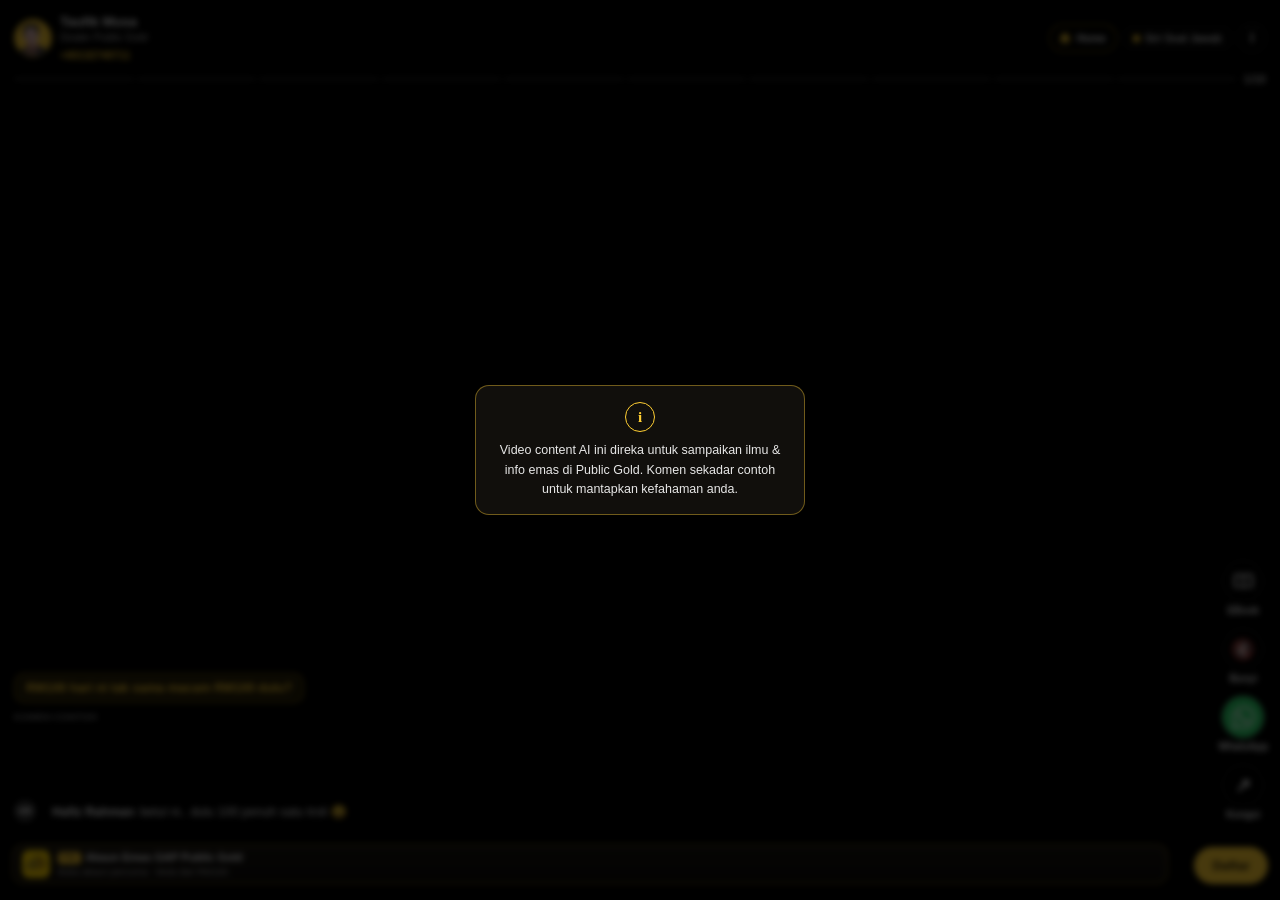
<file: ep01/index.html>
<!DOCTYPE html>
<html lang="ms">
<head>
<meta charset="UTF-8">
<meta name="viewport" content="width=device-width, initial-scale=1, viewport-fit=cover, maximum-scale=1, user-scalable=no">
<!-- ===== BLOK OG — SATU-SATUNYA BAHAGIAN YANG BERBEZA ANTARA EP =====
     WhatsApp, Facebook dan Telegram baca tag ni untuk jana kad preview.
     Tiga syarat keras: og:image mesti URL MUTLAK, fail bawah 600KB, dan
     lebar 1200px supaya WhatsApp papar kad besar (bawah 300px jadi
     thumbnail kecil; bawah 100px tiada preview langsung).

     WhatsApp cache preview berhari-hari sampai berminggu dan TIADA cara
     rasmi untuk paksa refresh. Betulkan blok ni sebelum link disebar —
     kalau tersilap, satu-satunya jalan ialah tukar URL (?v=2). -->
<title>RM100 hari ni tak sama macam RM100 dulu — Siri Soal Jawab EP01</title>
<meta name="description" content="10 soalan pendek tentang simpan emas fizikal Public Gold. Swipe, tengok, faham dalam 2 minit.">
<meta property="og:type" content="website">
<meta property="og:site_name" content="Simpan Emas Fizikal">
<meta property="og:locale" content="ms_MY">
<meta property="og:url" content="https://video.taufik.fyi/ep01/">
<meta property="og:title" content="RM100 hari ni tak sama macam RM100 dulu">
<meta property="og:description" content="10 soalan pendek tentang simpan emas fizikal Public Gold. Swipe, tengok, faham dalam 2 minit.">
<meta property="og:image" content="https://video.taufik.fyi/ep01/og.jpg">
<meta property="og:image:secure_url" content="https://video.taufik.fyi/ep01/og.jpg">
<meta property="og:image:type" content="image/jpeg">
<meta property="og:image:width" content="1200">
<meta property="og:image:height" content="630">
<meta property="og:image:alt" content="Siri Soal Jawab EP01 — RM100 hari ni tak sama macam RM100 dulu">
<meta name="twitter:card" content="summary_large_image">
<meta name="twitter:title" content="RM100 hari ni tak sama macam RM100 dulu">
<meta name="twitter:description" content="10 soalan pendek tentang simpan emas fizikal Public Gold. Swipe, tengok, faham dalam 2 minit.">
<meta name="twitter:image" content="https://video.taufik.fyi/ep01/og.jpg">
<!-- ===== hujung blok OG ===== -->
<link rel="icon" href="../assets/site-icon.png">
<link rel="stylesheet" href="../assets/player.css">
</head>
<body>

<!-- chrome tetap: host + siri + progress -->
<div class="chrome">
  <div class="topbar">
    <div class="host">
      <img class="avatar" src="../assets/avatar.webp" alt="Taufik Musa" width="38" height="38">
      <div class="host-meta">
        <div class="host-name">Taufik Musa</div>
        <div class="host-sub">Dealer Public Gold</div>
        <a class="host-tel" id="hostTel" target="_blank" rel="noopener">+60132740711</a>
      </div>
    </div>
    <div class="top-right">
      <div class="series-chip"><span class="sq"></span>Siri Soal Jawab</div>
      <button class="infobtn" id="infoBtn" aria-label="Baca nota kandungan">i</button>
    </div>
  </div>
  <div class="progress">
    <div class="bars" id="bars"></div>
    <div class="count" id="count">1/10</div>
  </div>
</div>

<!-- swipe feed -->
<main class="feed" id="feed"></main>

<!-- CTA terapung + senyap -->
<a class="pinned" id="pinned" target="_blank" rel="noopener">
  <img class="pinned-ic" src="../assets/site-icon.png" alt="" width="28" height="28">
  <div class="pinned-txt">
    <div class="pinned-t"><span class="pinned-tag">PIN</span>Akaun Emas GAP Public Gold</div>
    <div class="pinned-s">Buka akaun percuma · Mula dari RM100</div>
  </div>
</a>
<a class="cta-float" id="ctaFloat" target="_blank" rel="noopener">Daftar</a>

<div class="playpause" id="playPause" aria-hidden="true">
  <svg viewBox="0 0 24 24"><path id="ppIcon" d="M8 5v14l11-7z"/></svg>
</div>

<!-- butang buka suara di tengah -->
<button class="sound-cue" id="soundCue" type="button" aria-label="Klik untuk buka suara">
  <span class="sc-ic">
    <svg viewBox="0 0 24 24" fill="currentColor" aria-hidden="true"><path d="M4 9v6h4l5 5V4L8 9H4zm12.5 3c0-1.77-1.02-3.29-2.5-4.03v8.05c1.48-.73 2.5-2.25 2.5-4.02zM14 3.23v2.06c2.89.86 5 3.54 5 6.71s-2.11 5.85-5 6.71v2.06c4.01-.91 7-4.49 7-8.77s-2.99-7.86-7-8.77z"/></svg>
  </span>
  <span>Klik untuk buka suara</span>
</button>

<!-- lapisan emoji reaksi -->
<div class="reacts" id="reacts" aria-hidden="true"></div>

<!-- disclaimer -->
<div class="disc" id="disc">
  <div class="disc-card">
    <div class="disc-icon">i</div>
    <div class="disc-text">Video content AI ini direka untuk sampaikan ilmu &amp; info emas di Public Gold. Komen sekadar contoh untuk mantapkan kefahaman anda.</div>
    <button class="disc-close" id="discClose">Faham</button>
  </div>
</div>

<!-- nombor EP: dipakai untuk tanda "Ditonton" pada main page -->
<script>const EP_NUM = 1;</script>
<script src="slides-data.js"></script>
<script src="../assets/comments.js"></script>
<script src="../assets/player.js"></script>
</body>
</html>
</file>
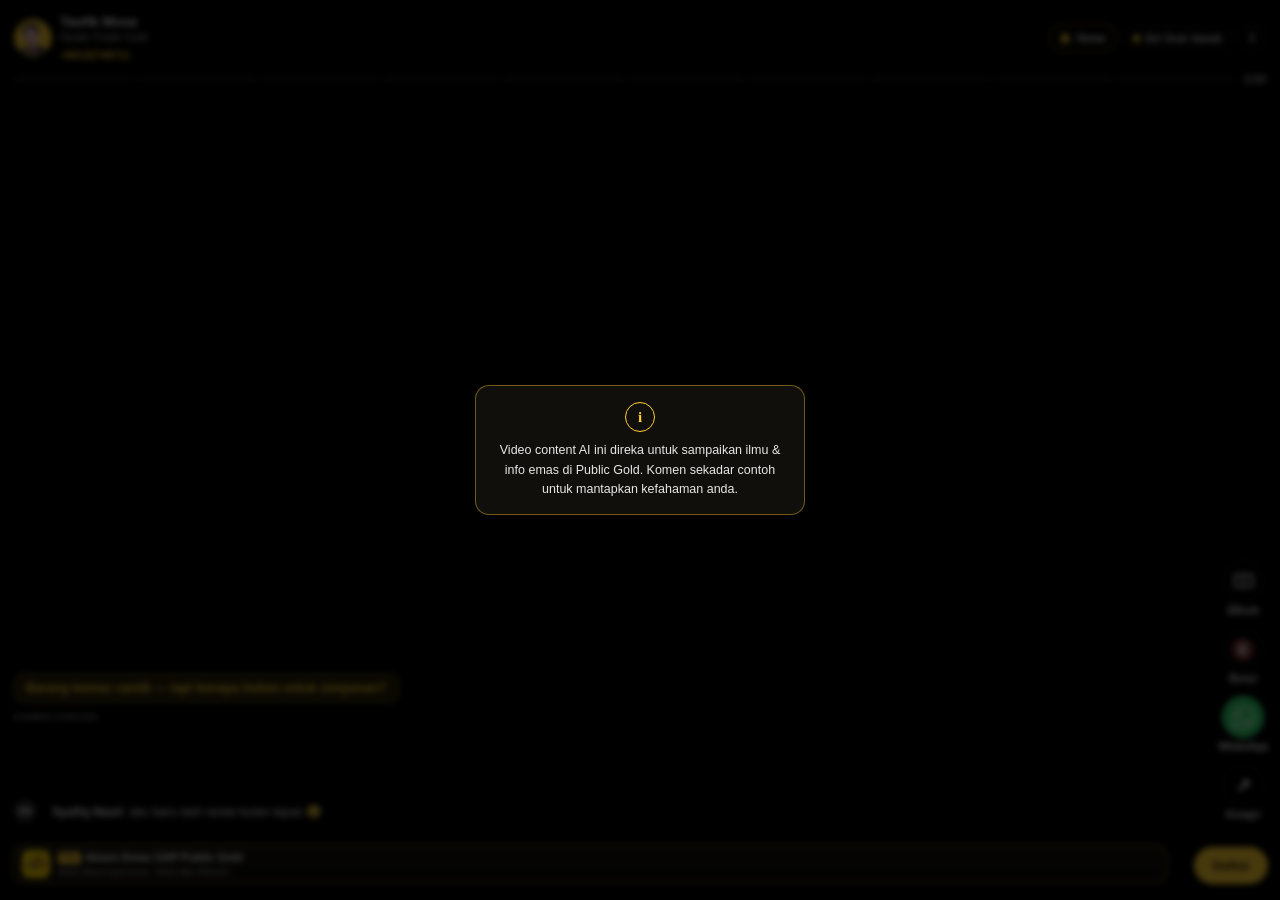
<file: ep02/index.html>
<!DOCTYPE html>
<html lang="ms">
<head>
<meta charset="UTF-8">
<meta name="viewport" content="width=device-width, initial-scale=1, viewport-fit=cover, maximum-scale=1, user-scalable=no">
<!-- ===== BLOK OG — SATU-SATUNYA BAHAGIAN YANG BERBEZA ANTARA EP =====
     WhatsApp, Facebook dan Telegram baca tag ni untuk jana kad preview.
     Tiga syarat keras: og:image mesti URL MUTLAK, fail bawah 600KB, dan
     lebar 1200px supaya WhatsApp papar kad besar (bawah 300px jadi
     thumbnail kecil; bawah 100px tiada preview langsung).

     WhatsApp cache preview berhari-hari sampai berminggu dan TIADA cara
     rasmi untuk paksa refresh. Betulkan blok ni sebelum link disebar —
     kalau tersilap, satu-satunya jalan ialah tukar URL (?v=2). -->
<title>Barang kemas cantik, tapi sesuai untuk simpanan? — Siri Soal Jawab EP02</title>
<meta name="description" content="10 soalan pendek tentang simpan emas fizikal Public Gold. Swipe, tengok, faham dalam 2 minit.">
<meta property="og:type" content="website">
<meta property="og:site_name" content="Simpan Emas Fizikal">
<meta property="og:locale" content="ms_MY">
<meta property="og:url" content="https://video.taufik.fyi/ep02/">
<meta property="og:title" content="Barang kemas cantik, tapi sesuai untuk simpanan?">
<meta property="og:description" content="10 soalan pendek tentang simpan emas fizikal Public Gold. Swipe, tengok, faham dalam 2 minit.">
<meta property="og:image" content="https://video.taufik.fyi/ep02/og.jpg">
<meta property="og:image:secure_url" content="https://video.taufik.fyi/ep02/og.jpg">
<meta property="og:image:type" content="image/jpeg">
<meta property="og:image:width" content="1200">
<meta property="og:image:height" content="630">
<meta property="og:image:alt" content="Siri Soal Jawab EP02 — Barang kemas cantik, tapi sesuai untuk simpanan?">
<meta name="twitter:card" content="summary_large_image">
<meta name="twitter:title" content="Barang kemas cantik, tapi sesuai untuk simpanan?">
<meta name="twitter:description" content="10 soalan pendek tentang simpan emas fizikal Public Gold. Swipe, tengok, faham dalam 2 minit.">
<meta name="twitter:image" content="https://video.taufik.fyi/ep02/og.jpg">
<!-- ===== hujung blok OG ===== -->
<link rel="icon" href="../assets/site-icon.png">
<link rel="stylesheet" href="../assets/player.css">
</head>
<body>

<!-- chrome tetap: host + siri + progress -->
<div class="chrome">
  <div class="topbar">
    <div class="host">
      <img class="avatar" src="../assets/avatar.webp" alt="Taufik Musa" width="38" height="38">
      <div class="host-meta">
        <div class="host-name">Taufik Musa</div>
        <div class="host-sub">Dealer Public Gold</div>
        <a class="host-tel" id="hostTel" target="_blank" rel="noopener">+60132740711</a>
      </div>
    </div>
    <div class="top-right">
      <div class="series-chip"><span class="sq"></span>Siri Soal Jawab</div>
      <button class="infobtn" id="infoBtn" aria-label="Baca nota kandungan">i</button>
    </div>
  </div>
  <div class="progress">
    <div class="bars" id="bars"></div>
    <div class="count" id="count">1/10</div>
  </div>
</div>

<!-- swipe feed -->
<main class="feed" id="feed"></main>

<!-- CTA terapung + senyap -->
<a class="pinned" id="pinned" target="_blank" rel="noopener">
  <img class="pinned-ic" src="../assets/site-icon.png" alt="" width="28" height="28">
  <div class="pinned-txt">
    <div class="pinned-t"><span class="pinned-tag">PIN</span>Akaun Emas GAP Public Gold</div>
    <div class="pinned-s">Buka akaun percuma · Mula dari RM100</div>
  </div>
</a>
<a class="cta-float" id="ctaFloat" target="_blank" rel="noopener">Daftar</a>

<div class="playpause" id="playPause" aria-hidden="true">
  <svg viewBox="0 0 24 24"><path id="ppIcon" d="M8 5v14l11-7z"/></svg>
</div>

<!-- butang buka suara di tengah -->
<button class="sound-cue" id="soundCue" type="button" aria-label="Klik untuk buka suara">
  <span class="sc-ic">
    <svg viewBox="0 0 24 24" fill="currentColor" aria-hidden="true"><path d="M4 9v6h4l5 5V4L8 9H4zm12.5 3c0-1.77-1.02-3.29-2.5-4.03v8.05c1.48-.73 2.5-2.25 2.5-4.02zM14 3.23v2.06c2.89.86 5 3.54 5 6.71s-2.11 5.85-5 6.71v2.06c4.01-.91 7-4.49 7-8.77s-2.99-7.86-7-8.77z"/></svg>
  </span>
  <span>Klik untuk buka suara</span>
</button>

<!-- lapisan emoji reaksi -->
<div class="reacts" id="reacts" aria-hidden="true"></div>

<!-- disclaimer -->
<div class="disc" id="disc">
  <div class="disc-card">
    <div class="disc-icon">i</div>
    <div class="disc-text">Video content AI ini direka untuk sampaikan ilmu &amp; info emas di Public Gold. Komen sekadar contoh untuk mantapkan kefahaman anda.</div>
    <button class="disc-close" id="discClose">Faham</button>
  </div>
</div>

<!-- nombor EP: dipakai untuk tanda "Ditonton" pada main page -->
<script>const EP_NUM = 2;</script>
<script src="slides-data.js"></script>
<script src="../assets/comments.js"></script>
<script src="../assets/player.js"></script>
</body>
</html>
</file>
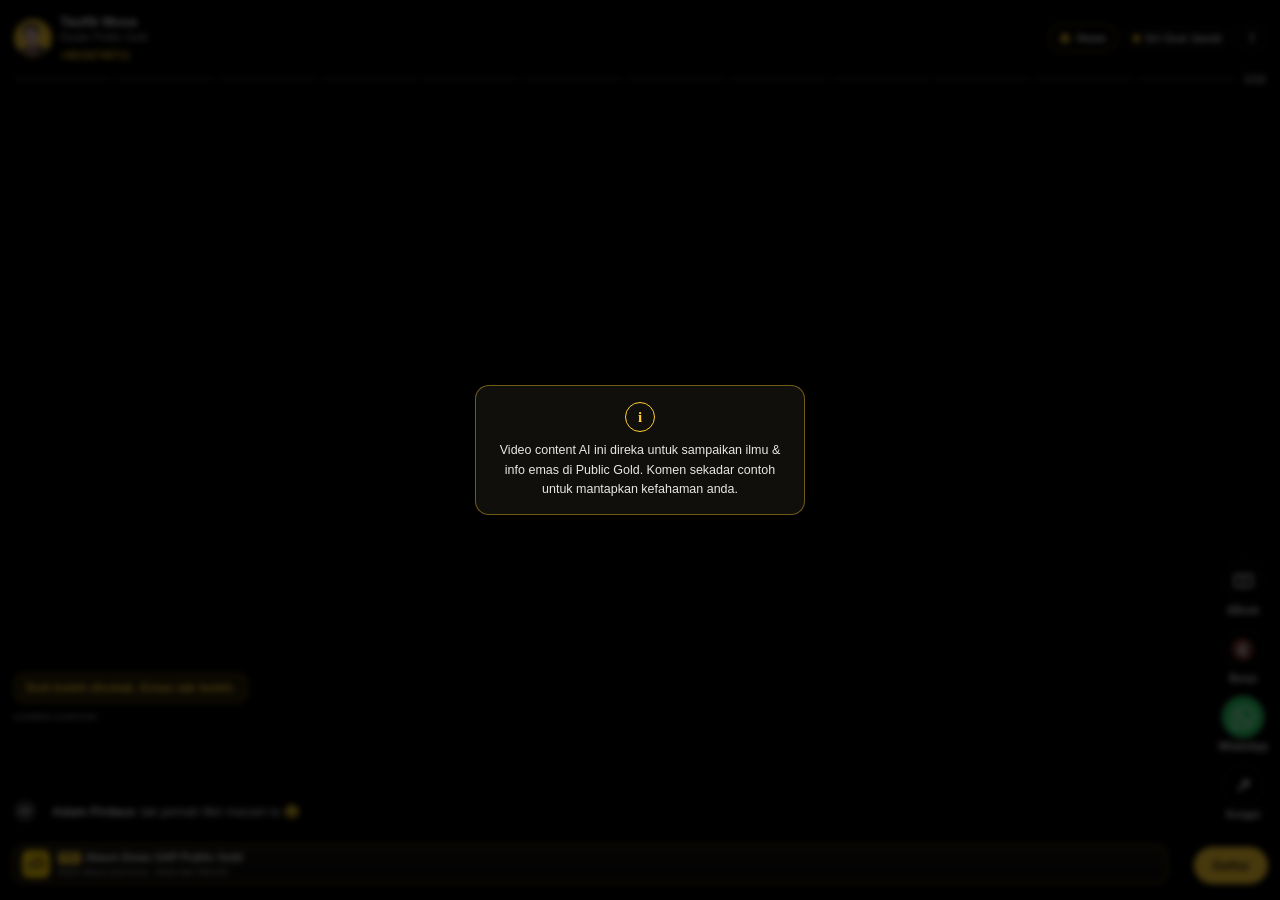
<file: ep03/index.html>
<!DOCTYPE html>
<html lang="ms">
<head>
<meta charset="UTF-8">
<meta name="viewport" content="width=device-width, initial-scale=1, viewport-fit=cover, maximum-scale=1, user-scalable=no">
<!-- ===== BLOK OG — SATU-SATUNYA BAHAGIAN YANG BERBEZA ANTARA EP =====
     WhatsApp, Facebook dan Telegram baca tag ni untuk jana kad preview.
     Tiga syarat keras: og:image mesti URL MUTLAK, fail bawah 600KB, dan
     lebar 1200px supaya WhatsApp papar kad besar (bawah 300px jadi
     thumbnail kecil; bawah 100px tiada preview langsung).

     WhatsApp cache preview berhari-hari sampai berminggu dan TIADA cara
     rasmi untuk paksa refresh. Betulkan blok ni sebelum link disebar —
     kalau tersilap, satu-satunya jalan ialah tukar URL (?v=2). -->
<title>Duit boleh dicetak. Emas tak boleh. — Siri Soal Jawab EP03</title>
<meta name="description" content="12 soalan pendek tentang simpan emas fizikal Public Gold. Swipe, tengok, faham dalam 2 minit.">
<meta property="og:type" content="website">
<meta property="og:site_name" content="Simpan Emas Fizikal">
<meta property="og:locale" content="ms_MY">
<meta property="og:url" content="https://video.taufik.fyi/ep03/">
<meta property="og:title" content="Duit boleh dicetak. Emas tak boleh.">
<meta property="og:description" content="12 soalan pendek tentang simpan emas fizikal Public Gold. Swipe, tengok, faham dalam 2 minit.">
<meta property="og:image" content="https://video.taufik.fyi/ep03/og.jpg">
<meta property="og:image:secure_url" content="https://video.taufik.fyi/ep03/og.jpg">
<meta property="og:image:type" content="image/jpeg">
<meta property="og:image:width" content="1200">
<meta property="og:image:height" content="630">
<meta property="og:image:alt" content="Siri Soal Jawab EP03 — Duit boleh dicetak. Emas tak boleh.">
<meta name="twitter:card" content="summary_large_image">
<meta name="twitter:title" content="Duit boleh dicetak. Emas tak boleh.">
<meta name="twitter:description" content="12 soalan pendek tentang simpan emas fizikal Public Gold. Swipe, tengok, faham dalam 2 minit.">
<meta name="twitter:image" content="https://video.taufik.fyi/ep03/og.jpg">
<!-- ===== hujung blok OG ===== -->
<link rel="icon" href="../assets/site-icon.png">
<link rel="stylesheet" href="../assets/player.css">
</head>
<body>

<!-- chrome tetap: host + siri + progress -->
<div class="chrome">
  <div class="topbar">
    <div class="host">
      <img class="avatar" src="../assets/avatar.webp" alt="Taufik Musa" width="38" height="38">
      <div class="host-meta">
        <div class="host-name">Taufik Musa</div>
        <div class="host-sub">Dealer Public Gold</div>
        <a class="host-tel" id="hostTel" target="_blank" rel="noopener">+60132740711</a>
      </div>
    </div>
    <div class="top-right">
      <div class="series-chip"><span class="sq"></span>Siri Soal Jawab</div>
      <button class="infobtn" id="infoBtn" aria-label="Baca nota kandungan">i</button>
    </div>
  </div>
  <div class="progress">
    <div class="bars" id="bars"></div>
    <div class="count" id="count">1/10</div>
  </div>
</div>

<!-- swipe feed -->
<main class="feed" id="feed"></main>

<!-- CTA terapung + senyap -->
<a class="pinned" id="pinned" target="_blank" rel="noopener">
  <img class="pinned-ic" src="../assets/site-icon.png" alt="" width="28" height="28">
  <div class="pinned-txt">
    <div class="pinned-t"><span class="pinned-tag">PIN</span>Akaun Emas GAP Public Gold</div>
    <div class="pinned-s">Buka akaun percuma · Mula dari RM100</div>
  </div>
</a>
<a class="cta-float" id="ctaFloat" target="_blank" rel="noopener">Daftar</a>

<div class="playpause" id="playPause" aria-hidden="true">
  <svg viewBox="0 0 24 24"><path id="ppIcon" d="M8 5v14l11-7z"/></svg>
</div>

<!-- butang buka suara di tengah -->
<button class="sound-cue" id="soundCue" type="button" aria-label="Klik untuk buka suara">
  <span class="sc-ic">
    <svg viewBox="0 0 24 24" fill="currentColor" aria-hidden="true"><path d="M4 9v6h4l5 5V4L8 9H4zm12.5 3c0-1.77-1.02-3.29-2.5-4.03v8.05c1.48-.73 2.5-2.25 2.5-4.02zM14 3.23v2.06c2.89.86 5 3.54 5 6.71s-2.11 5.85-5 6.71v2.06c4.01-.91 7-4.49 7-8.77s-2.99-7.86-7-8.77z"/></svg>
  </span>
  <span>Klik untuk buka suara</span>
</button>

<!-- lapisan emoji reaksi -->
<div class="reacts" id="reacts" aria-hidden="true"></div>

<!-- disclaimer -->
<div class="disc" id="disc">
  <div class="disc-card">
    <div class="disc-icon">i</div>
    <div class="disc-text">Video content AI ini direka untuk sampaikan ilmu &amp; info emas di Public Gold. Komen sekadar contoh untuk mantapkan kefahaman anda.</div>
    <button class="disc-close" id="discClose">Faham</button>
  </div>
</div>

<!-- nombor EP: dipakai untuk tanda "Ditonton" pada main page -->
<script>const EP_NUM = 3;</script>
<script src="slides-data.js"></script>
<script src="../assets/comments.js"></script>
<script src="../assets/player.js"></script>
</body>
</html>
</file>
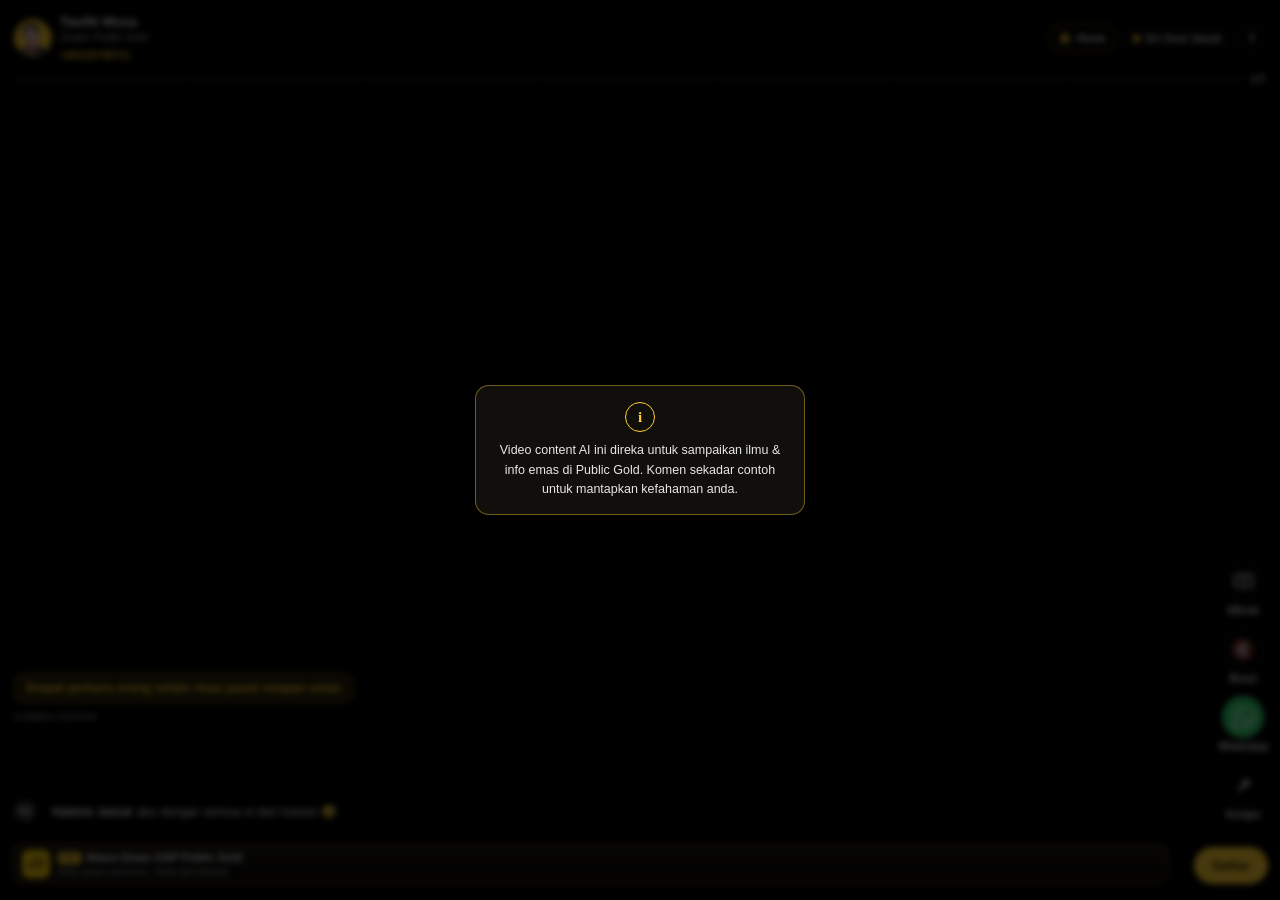
<file: ep04/index.html>
<!DOCTYPE html>
<html lang="ms">
<head>
<meta charset="UTF-8">
<meta name="viewport" content="width=device-width, initial-scale=1, viewport-fit=cover, maximum-scale=1, user-scalable=no">
<!-- ===== BLOK OG — SATU-SATUNYA BAHAGIAN YANG BERBEZA ANTARA EP =====
     WhatsApp, Facebook dan Telegram baca tag ni untuk jana kad preview.
     Tiga syarat keras: og:image mesti URL MUTLAK, fail bawah 600KB, dan
     lebar 1200px supaya WhatsApp papar kad besar (bawah 300px jadi
     thumbnail kecil; bawah 100px tiada preview langsung).

     WhatsApp cache preview berhari-hari sampai berminggu dan TIADA cara
     rasmi untuk paksa refresh. Betulkan blok ni sebelum link disebar —
     kalau tersilap, satu-satunya jalan ialah tukar URL (?v=2). -->
<title>Simpanan asyik terkorek balik, kenapa? — Siri Soal Jawab EP04</title>
<meta name="description" content="7 soalan pendek tentang simpan emas fizikal Public Gold. Swipe, tengok, faham dalam 6 minit.">
<meta property="og:type" content="website">
<meta property="og:site_name" content="Simpan Emas Fizikal">
<meta property="og:locale" content="ms_MY">
<meta property="og:url" content="https://video.taufik.fyi/ep04/">
<meta property="og:title" content="Simpanan asyik terkorek balik, kenapa?">
<meta property="og:description" content="7 soalan pendek tentang simpan emas fizikal Public Gold. Swipe, tengok, faham dalam 6 minit.">
<meta property="og:image" content="https://video.taufik.fyi/ep04/og.jpg">
<meta property="og:image:secure_url" content="https://video.taufik.fyi/ep04/og.jpg">
<meta property="og:image:type" content="image/jpeg">
<meta property="og:image:width" content="1200">
<meta property="og:image:height" content="630">
<meta property="og:image:alt" content="Siri Soal Jawab EP04 — Simpanan asyik terkorek balik, kenapa?">
<meta name="twitter:card" content="summary_large_image">
<meta name="twitter:title" content="Simpanan asyik terkorek balik, kenapa?">
<meta name="twitter:description" content="7 soalan pendek tentang simpan emas fizikal Public Gold. Swipe, tengok, faham dalam 6 minit.">
<meta name="twitter:image" content="https://video.taufik.fyi/ep04/og.jpg">
<!-- ===== hujung blok OG ===== -->
<link rel="icon" href="../assets/site-icon.png">
<link rel="stylesheet" href="../assets/player.css">
</head>
<body>

<!-- chrome tetap: host + siri + progress -->
<div class="chrome">
  <div class="topbar">
    <div class="host">
      <img class="avatar" src="../assets/avatar.webp" alt="Taufik Musa" width="38" height="38">
      <div class="host-meta">
        <div class="host-name">Taufik Musa</div>
        <div class="host-sub">Dealer Public Gold</div>
        <a class="host-tel" id="hostTel" target="_blank" rel="noopener">+60132740711</a>
      </div>
    </div>
    <div class="top-right">
      <div class="series-chip"><span class="sq"></span>Siri Soal Jawab</div>
      <button class="infobtn" id="infoBtn" aria-label="Baca nota kandungan">i</button>
    </div>
  </div>
  <div class="progress">
    <div class="bars" id="bars"></div>
    <div class="count" id="count">1/10</div>
  </div>
</div>

<!-- swipe feed -->
<main class="feed" id="feed"></main>

<!-- CTA terapung + senyap -->
<a class="pinned" id="pinned" target="_blank" rel="noopener">
  <img class="pinned-ic" src="../assets/site-icon.png" alt="" width="28" height="28">
  <div class="pinned-txt">
    <div class="pinned-t"><span class="pinned-tag">PIN</span>Akaun Emas GAP Public Gold</div>
    <div class="pinned-s">Buka akaun percuma · Mula dari RM100</div>
  </div>
</a>
<a class="cta-float" id="ctaFloat" target="_blank" rel="noopener">Daftar</a>

<div class="playpause" id="playPause" aria-hidden="true">
  <svg viewBox="0 0 24 24"><path id="ppIcon" d="M8 5v14l11-7z"/></svg>
</div>

<!-- butang buka suara di tengah -->
<button class="sound-cue" id="soundCue" type="button" aria-label="Klik untuk buka suara">
  <span class="sc-ic">
    <svg viewBox="0 0 24 24" fill="currentColor" aria-hidden="true"><path d="M4 9v6h4l5 5V4L8 9H4zm12.5 3c0-1.77-1.02-3.29-2.5-4.03v8.05c1.48-.73 2.5-2.25 2.5-4.02zM14 3.23v2.06c2.89.86 5 3.54 5 6.71s-2.11 5.85-5 6.71v2.06c4.01-.91 7-4.49 7-8.77s-2.99-7.86-7-8.77z"/></svg>
  </span>
  <span>Klik untuk buka suara</span>
</button>

<!-- lapisan emoji reaksi -->
<div class="reacts" id="reacts" aria-hidden="true"></div>

<!-- disclaimer -->
<div class="disc" id="disc">
  <div class="disc-card">
    <div class="disc-icon">i</div>
    <div class="disc-text">Video content AI ini direka untuk sampaikan ilmu &amp; info emas di Public Gold. Komen sekadar contoh untuk mantapkan kefahaman anda.</div>
    <button class="disc-close" id="discClose">Faham</button>
  </div>
</div>

<!-- nombor EP: dipakai untuk tanda "Ditonton" pada main page -->
<script>const EP_NUM = 4;</script>
<script src="slides-data.js"></script>
<script src="../assets/comments.js"></script>
<script src="../assets/player.js"></script>
</body>
</html>
</file>
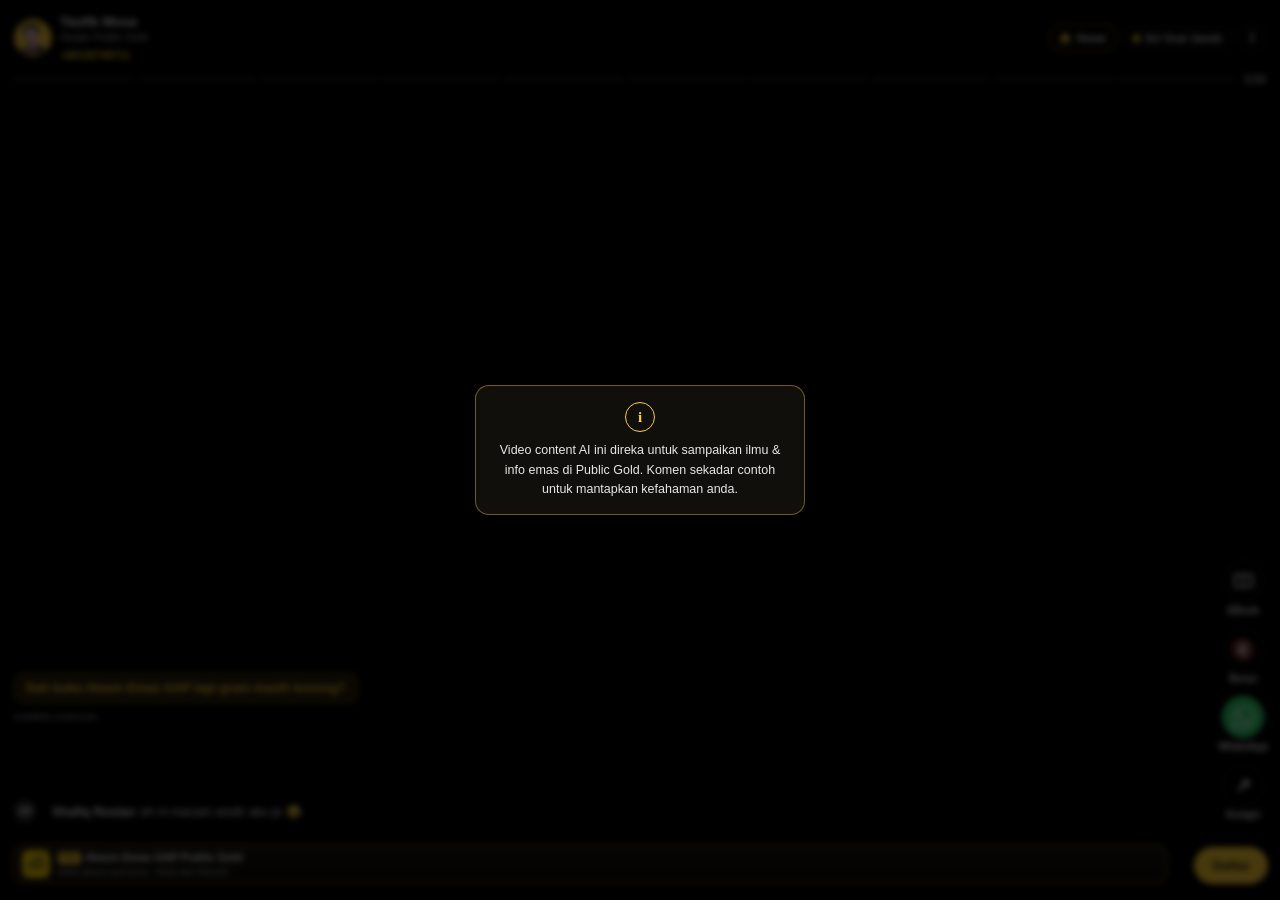
<file: ep05/index.html>
<!DOCTYPE html>
<html lang="ms">
<head>
<meta charset="UTF-8">
<meta name="viewport" content="width=device-width, initial-scale=1, viewport-fit=cover, maximum-scale=1, user-scalable=no">
<!-- ===== BLOK OG — SATU-SATUNYA BAHAGIAN YANG BERBEZA ANTARA EP =====
     WhatsApp, Facebook dan Telegram baca tag ni untuk jana kad preview.
     Tiga syarat keras: og:image mesti URL MUTLAK, fail bawah 600KB, dan
     lebar 1200px supaya WhatsApp papar kad besar (bawah 300px jadi
     thumbnail kecil; bawah 100px tiada preview langsung).

     WhatsApp cache preview berhari-hari sampai berminggu dan TIADA cara
     rasmi untuk paksa refresh. Betulkan blok ni sebelum link disebar —
     kalau tersilap, satu-satunya jalan ialah tukar URL (?v=2). -->
<title>Dah buka akaun, tapi gram emas masih kosong? — Siri Soal Jawab EP05</title>
<meta name="description" content="10 soalan pendek tentang simpan emas fizikal Public Gold. Swipe, tengok, faham dalam 2 minit.">
<meta property="og:type" content="website">
<meta property="og:site_name" content="Simpan Emas Fizikal">
<meta property="og:locale" content="ms_MY">
<meta property="og:url" content="https://video.taufik.fyi/ep05/">
<meta property="og:title" content="Dah buka akaun, tapi gram emas masih kosong?">
<meta property="og:description" content="10 soalan pendek tentang simpan emas fizikal Public Gold. Swipe, tengok, faham dalam 2 minit.">
<meta property="og:image" content="https://video.taufik.fyi/ep05/og.jpg">
<meta property="og:image:secure_url" content="https://video.taufik.fyi/ep05/og.jpg">
<meta property="og:image:type" content="image/jpeg">
<meta property="og:image:width" content="1200">
<meta property="og:image:height" content="630">
<meta property="og:image:alt" content="Siri Soal Jawab EP05 — Dah buka akaun, tapi gram emas masih kosong?">
<meta name="twitter:card" content="summary_large_image">
<meta name="twitter:title" content="Dah buka akaun, tapi gram emas masih kosong?">
<meta name="twitter:description" content="10 soalan pendek tentang simpan emas fizikal Public Gold. Swipe, tengok, faham dalam 2 minit.">
<meta name="twitter:image" content="https://video.taufik.fyi/ep05/og.jpg">
<!-- ===== hujung blok OG ===== -->
<link rel="icon" href="../assets/site-icon.png">
<link rel="stylesheet" href="../assets/player.css">
</head>
<body>

<!-- chrome tetap: host + siri + progress -->
<div class="chrome">
  <div class="topbar">
    <div class="host">
      <img class="avatar" src="../assets/avatar.webp" alt="Taufik Musa" width="38" height="38">
      <div class="host-meta">
        <div class="host-name">Taufik Musa</div>
        <div class="host-sub">Dealer Public Gold</div>
        <a class="host-tel" id="hostTel" target="_blank" rel="noopener">+60132740711</a>
      </div>
    </div>
    <div class="top-right">
      <div class="series-chip"><span class="sq"></span>Siri Soal Jawab</div>
      <button class="infobtn" id="infoBtn" aria-label="Baca nota kandungan">i</button>
    </div>
  </div>
  <div class="progress">
    <div class="bars" id="bars"></div>
    <div class="count" id="count">1/10</div>
  </div>
</div>

<!-- swipe feed -->
<main class="feed" id="feed"></main>

<!-- CTA terapung + senyap -->
<a class="pinned" id="pinned" target="_blank" rel="noopener">
  <img class="pinned-ic" src="../assets/site-icon.png" alt="" width="28" height="28">
  <div class="pinned-txt">
    <div class="pinned-t"><span class="pinned-tag">PIN</span>Akaun Emas GAP Public Gold</div>
    <div class="pinned-s">Buka akaun percuma · Mula dari RM100</div>
  </div>
</a>
<a class="cta-float" id="ctaFloat" target="_blank" rel="noopener">Daftar</a>

<div class="playpause" id="playPause" aria-hidden="true">
  <svg viewBox="0 0 24 24"><path id="ppIcon" d="M8 5v14l11-7z"/></svg>
</div>

<!-- butang buka suara di tengah -->
<button class="sound-cue" id="soundCue" type="button" aria-label="Klik untuk buka suara">
  <span class="sc-ic">
    <svg viewBox="0 0 24 24" fill="currentColor" aria-hidden="true"><path d="M4 9v6h4l5 5V4L8 9H4zm12.5 3c0-1.77-1.02-3.29-2.5-4.03v8.05c1.48-.73 2.5-2.25 2.5-4.02zM14 3.23v2.06c2.89.86 5 3.54 5 6.71s-2.11 5.85-5 6.71v2.06c4.01-.91 7-4.49 7-8.77s-2.99-7.86-7-8.77z"/></svg>
  </span>
  <span>Klik untuk buka suara</span>
</button>

<!-- lapisan emoji reaksi -->
<div class="reacts" id="reacts" aria-hidden="true"></div>

<!-- disclaimer -->
<div class="disc" id="disc">
  <div class="disc-card">
    <div class="disc-icon">i</div>
    <div class="disc-text">Video content AI ini direka untuk sampaikan ilmu &amp; info emas di Public Gold. Komen sekadar contoh untuk mantapkan kefahaman anda.</div>
    <button class="disc-close" id="discClose">Faham</button>
  </div>
</div>

<!-- nombor EP: dipakai untuk tanda "Ditonton" pada main page -->
<script>const EP_NUM = 5;</script>
<script src="slides-data.js"></script>
<script src="../assets/comments.js"></script>
<script src="../assets/player.js"></script>
</body>
</html>
</file>
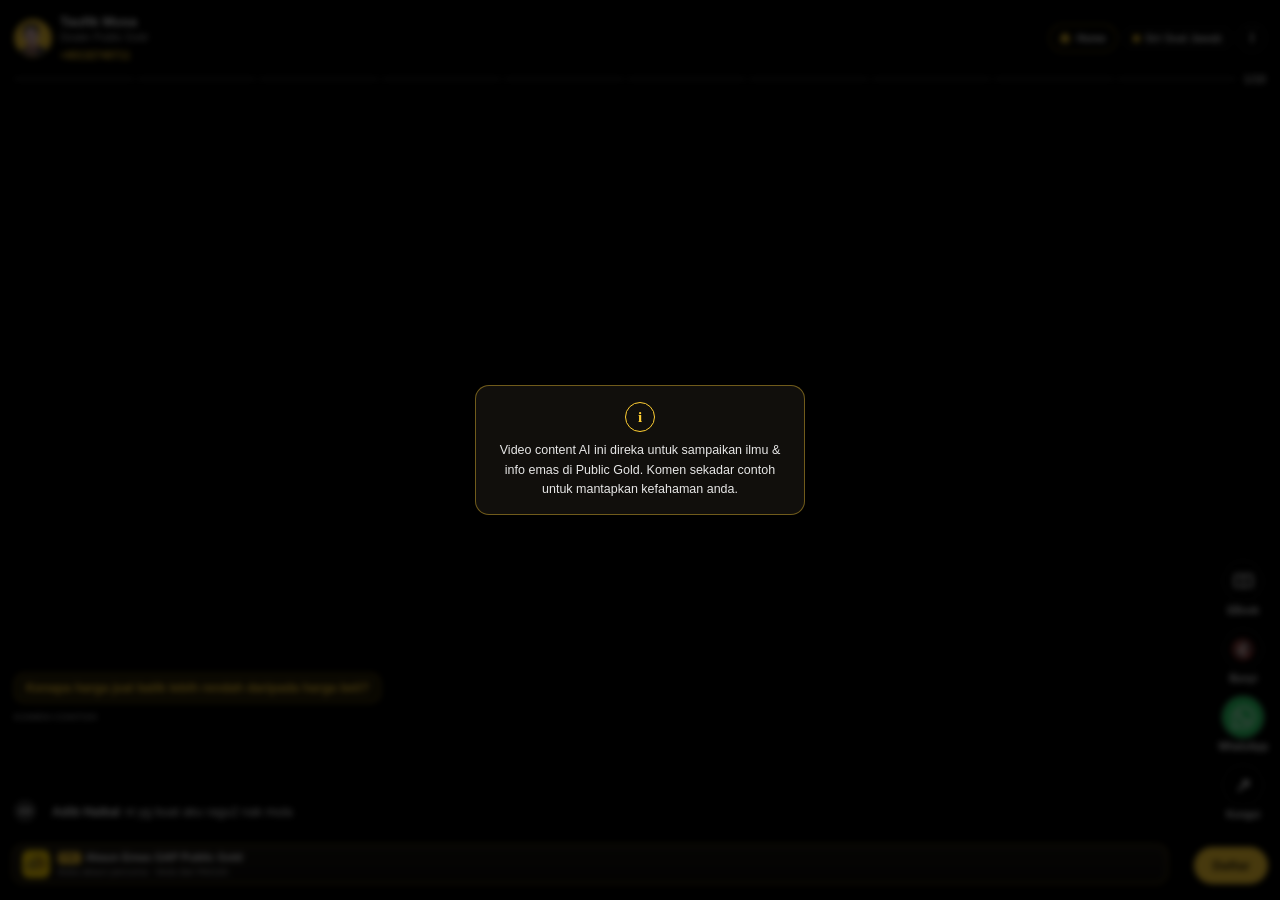
<file: ep06/index.html>
<!DOCTYPE html>
<html lang="ms">
<head>
<meta charset="UTF-8">
<meta name="viewport" content="width=device-width, initial-scale=1, viewport-fit=cover, maximum-scale=1, user-scalable=no">
<!-- ===== BLOK OG — SATU-SATUNYA BAHAGIAN YANG BERBEZA ANTARA EP =====
     WhatsApp, Facebook dan Telegram baca tag ni untuk jana kad preview.
     Tiga syarat keras: og:image mesti URL MUTLAK, fail bawah 600KB, dan
     lebar 1200px supaya WhatsApp papar kad besar (bawah 300px jadi
     thumbnail kecil; bawah 100px tiada preview langsung).

     WhatsApp cache preview berhari-hari sampai berminggu dan TIADA cara
     rasmi untuk paksa refresh. Betulkan blok ni sebelum link disebar —
     kalau tersilap, satu-satunya jalan ialah tukar URL (?v=2). -->
<title>Kenapa harga jual balik lebih murah dari harga beli? — Siri Soal Jawab EP06</title>
<meta name="description" content="10 soalan pendek tentang simpan emas fizikal Public Gold. Swipe, tengok, faham dalam 2 minit.">
<meta property="og:type" content="website">
<meta property="og:site_name" content="Simpan Emas Fizikal">
<meta property="og:locale" content="ms_MY">
<meta property="og:url" content="https://video.taufik.fyi/ep06/">
<meta property="og:title" content="Kenapa harga jual balik lebih murah dari harga beli?">
<meta property="og:description" content="10 soalan pendek tentang simpan emas fizikal Public Gold. Swipe, tengok, faham dalam 2 minit.">
<meta property="og:image" content="https://video.taufik.fyi/ep06/og.jpg">
<meta property="og:image:secure_url" content="https://video.taufik.fyi/ep06/og.jpg">
<meta property="og:image:type" content="image/jpeg">
<meta property="og:image:width" content="1200">
<meta property="og:image:height" content="630">
<meta property="og:image:alt" content="Siri Soal Jawab EP06 — Kenapa harga jual balik lebih murah dari harga beli?">
<meta name="twitter:card" content="summary_large_image">
<meta name="twitter:title" content="Kenapa harga jual balik lebih murah dari harga beli?">
<meta name="twitter:description" content="10 soalan pendek tentang simpan emas fizikal Public Gold. Swipe, tengok, faham dalam 2 minit.">
<meta name="twitter:image" content="https://video.taufik.fyi/ep06/og.jpg">
<!-- ===== hujung blok OG ===== -->
<link rel="icon" href="../assets/site-icon.png">
<link rel="stylesheet" href="../assets/player.css">
</head>
<body>

<!-- chrome tetap: host + siri + progress -->
<div class="chrome">
  <div class="topbar">
    <div class="host">
      <img class="avatar" src="../assets/avatar.webp" alt="Taufik Musa" width="38" height="38">
      <div class="host-meta">
        <div class="host-name">Taufik Musa</div>
        <div class="host-sub">Dealer Public Gold</div>
        <a class="host-tel" id="hostTel" target="_blank" rel="noopener">+60132740711</a>
      </div>
    </div>
    <div class="top-right">
      <div class="series-chip"><span class="sq"></span>Siri Soal Jawab</div>
      <button class="infobtn" id="infoBtn" aria-label="Baca nota kandungan">i</button>
    </div>
  </div>
  <div class="progress">
    <div class="bars" id="bars"></div>
    <div class="count" id="count">1/10</div>
  </div>
</div>

<!-- swipe feed -->
<main class="feed" id="feed"></main>

<!-- CTA terapung + senyap -->
<a class="pinned" id="pinned" target="_blank" rel="noopener">
  <img class="pinned-ic" src="../assets/site-icon.png" alt="" width="28" height="28">
  <div class="pinned-txt">
    <div class="pinned-t"><span class="pinned-tag">PIN</span>Akaun Emas GAP Public Gold</div>
    <div class="pinned-s">Buka akaun percuma · Mula dari RM100</div>
  </div>
</a>
<a class="cta-float" id="ctaFloat" target="_blank" rel="noopener">Daftar</a>

<div class="playpause" id="playPause" aria-hidden="true">
  <svg viewBox="0 0 24 24"><path id="ppIcon" d="M8 5v14l11-7z"/></svg>
</div>

<!-- butang buka suara di tengah -->
<button class="sound-cue" id="soundCue" type="button" aria-label="Klik untuk buka suara">
  <span class="sc-ic">
    <svg viewBox="0 0 24 24" fill="currentColor" aria-hidden="true"><path d="M4 9v6h4l5 5V4L8 9H4zm12.5 3c0-1.77-1.02-3.29-2.5-4.03v8.05c1.48-.73 2.5-2.25 2.5-4.02zM14 3.23v2.06c2.89.86 5 3.54 5 6.71s-2.11 5.85-5 6.71v2.06c4.01-.91 7-4.49 7-8.77s-2.99-7.86-7-8.77z"/></svg>
  </span>
  <span>Klik untuk buka suara</span>
</button>

<!-- lapisan emoji reaksi -->
<div class="reacts" id="reacts" aria-hidden="true"></div>

<!-- disclaimer -->
<div class="disc" id="disc">
  <div class="disc-card">
    <div class="disc-icon">i</div>
    <div class="disc-text">Video content AI ini direka untuk sampaikan ilmu &amp; info emas di Public Gold. Komen sekadar contoh untuk mantapkan kefahaman anda.</div>
    <button class="disc-close" id="discClose">Faham</button>
  </div>
</div>

<!-- nombor EP: dipakai untuk tanda "Ditonton" pada main page -->
<script>const EP_NUM = 6;</script>
<script src="slides-data.js"></script>
<script src="../assets/comments.js"></script>
<script src="../assets/player.js"></script>
</body>
</html>
</file>
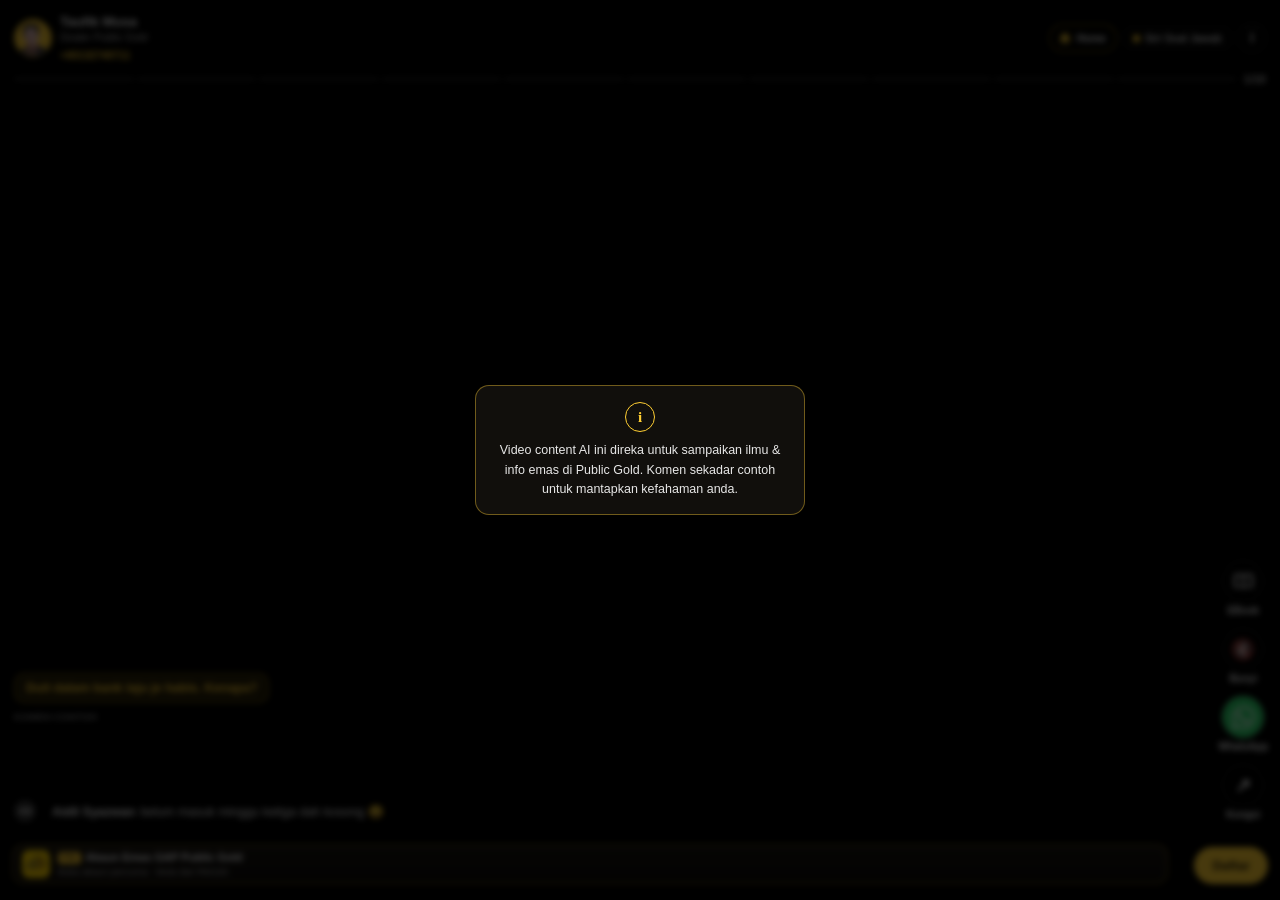
<file: ep07/index.html>
<!DOCTYPE html>
<html lang="ms">
<head>
<meta charset="UTF-8">
<meta name="viewport" content="width=device-width, initial-scale=1, viewport-fit=cover, maximum-scale=1, user-scalable=no">
<!-- ===== BLOK OG — SATU-SATUNYA BAHAGIAN YANG BERBEZA ANTARA EP =====
     WhatsApp, Facebook dan Telegram baca tag ni untuk jana kad preview.
     Tiga syarat keras: og:image mesti URL MUTLAK, fail bawah 600KB, dan
     lebar 1200px supaya WhatsApp papar kad besar (bawah 300px jadi
     thumbnail kecil; bawah 100px tiada preview langsung).

     WhatsApp cache preview berhari-hari sampai berminggu dan TIADA cara
     rasmi untuk paksa refresh. Betulkan blok ni sebelum link disebar —
     kalau tersilap, satu-satunya jalan ialah tukar URL (?v=2). -->
<title>Baki bank susut sendiri, emas fizikal pula sayang nak jual — Siri Soal Jawab EP07</title>
<meta name="description" content="10 soalan pendek tentang simpan emas fizikal Public Gold. Swipe, tengok, faham dalam 2 minit.">
<meta property="og:type" content="website">
<meta property="og:site_name" content="Simpan Emas Fizikal">
<meta property="og:locale" content="ms_MY">
<meta property="og:url" content="https://video.taufik.fyi/ep07/">
<meta property="og:title" content="Baki bank susut sendiri, emas fizikal pula sayang nak jual">
<meta property="og:description" content="10 soalan pendek tentang simpan emas fizikal Public Gold. Swipe, tengok, faham dalam 2 minit.">
<meta property="og:image" content="https://video.taufik.fyi/ep07/og.jpg">
<meta property="og:image:secure_url" content="https://video.taufik.fyi/ep07/og.jpg">
<meta property="og:image:type" content="image/jpeg">
<meta property="og:image:width" content="1200">
<meta property="og:image:height" content="630">
<meta property="og:image:alt" content="Siri Soal Jawab EP07 — Baki bank susut sendiri, emas fizikal pula sayang nak jual">
<meta name="twitter:card" content="summary_large_image">
<meta name="twitter:title" content="Baki bank susut sendiri, emas fizikal pula sayang nak jual">
<meta name="twitter:description" content="10 soalan pendek tentang simpan emas fizikal Public Gold. Swipe, tengok, faham dalam 2 minit.">
<meta name="twitter:image" content="https://video.taufik.fyi/ep07/og.jpg">
<!-- ===== hujung blok OG ===== -->
<link rel="icon" href="../assets/site-icon.png">
<link rel="stylesheet" href="../assets/player.css">
</head>
<body>

<!-- chrome tetap: host + siri + progress -->
<div class="chrome">
  <div class="topbar">
    <div class="host">
      <img class="avatar" src="../assets/avatar.webp" alt="Taufik Musa" width="38" height="38">
      <div class="host-meta">
        <div class="host-name">Taufik Musa</div>
        <div class="host-sub">Dealer Public Gold</div>
        <a class="host-tel" id="hostTel" target="_blank" rel="noopener">+60132740711</a>
      </div>
    </div>
    <div class="top-right">
      <div class="series-chip"><span class="sq"></span>Siri Soal Jawab</div>
      <button class="infobtn" id="infoBtn" aria-label="Baca nota kandungan">i</button>
    </div>
  </div>
  <div class="progress">
    <div class="bars" id="bars"></div>
    <div class="count" id="count">1/10</div>
  </div>
</div>

<!-- swipe feed -->
<main class="feed" id="feed"></main>

<!-- CTA terapung + senyap -->
<a class="pinned" id="pinned" target="_blank" rel="noopener">
  <img class="pinned-ic" src="../assets/site-icon.png" alt="" width="28" height="28">
  <div class="pinned-txt">
    <div class="pinned-t"><span class="pinned-tag">PIN</span>Akaun Emas GAP Public Gold</div>
    <div class="pinned-s">Buka akaun percuma · Mula dari RM100</div>
  </div>
</a>
<a class="cta-float" id="ctaFloat" target="_blank" rel="noopener">Daftar</a>

<div class="playpause" id="playPause" aria-hidden="true">
  <svg viewBox="0 0 24 24"><path id="ppIcon" d="M8 5v14l11-7z"/></svg>
</div>

<!-- butang buka suara di tengah -->
<button class="sound-cue" id="soundCue" type="button" aria-label="Klik untuk buka suara">
  <span class="sc-ic">
    <svg viewBox="0 0 24 24" fill="currentColor" aria-hidden="true"><path d="M4 9v6h4l5 5V4L8 9H4zm12.5 3c0-1.77-1.02-3.29-2.5-4.03v8.05c1.48-.73 2.5-2.25 2.5-4.02zM14 3.23v2.06c2.89.86 5 3.54 5 6.71s-2.11 5.85-5 6.71v2.06c4.01-.91 7-4.49 7-8.77s-2.99-7.86-7-8.77z"/></svg>
  </span>
  <span>Klik untuk buka suara</span>
</button>

<!-- lapisan emoji reaksi -->
<div class="reacts" id="reacts" aria-hidden="true"></div>

<!-- disclaimer -->
<div class="disc" id="disc">
  <div class="disc-card">
    <div class="disc-icon">i</div>
    <div class="disc-text">Video content AI ini direka untuk sampaikan ilmu &amp; info emas di Public Gold. Komen sekadar contoh untuk mantapkan kefahaman anda.</div>
    <button class="disc-close" id="discClose">Faham</button>
  </div>
</div>

<!-- nombor EP: dipakai untuk tanda "Ditonton" pada main page -->
<script>const EP_NUM = 7;</script>
<script src="slides-data.js"></script>
<script src="../assets/comments.js"></script>
<script src="../assets/player.js"></script>
</body>
</html>
</file>
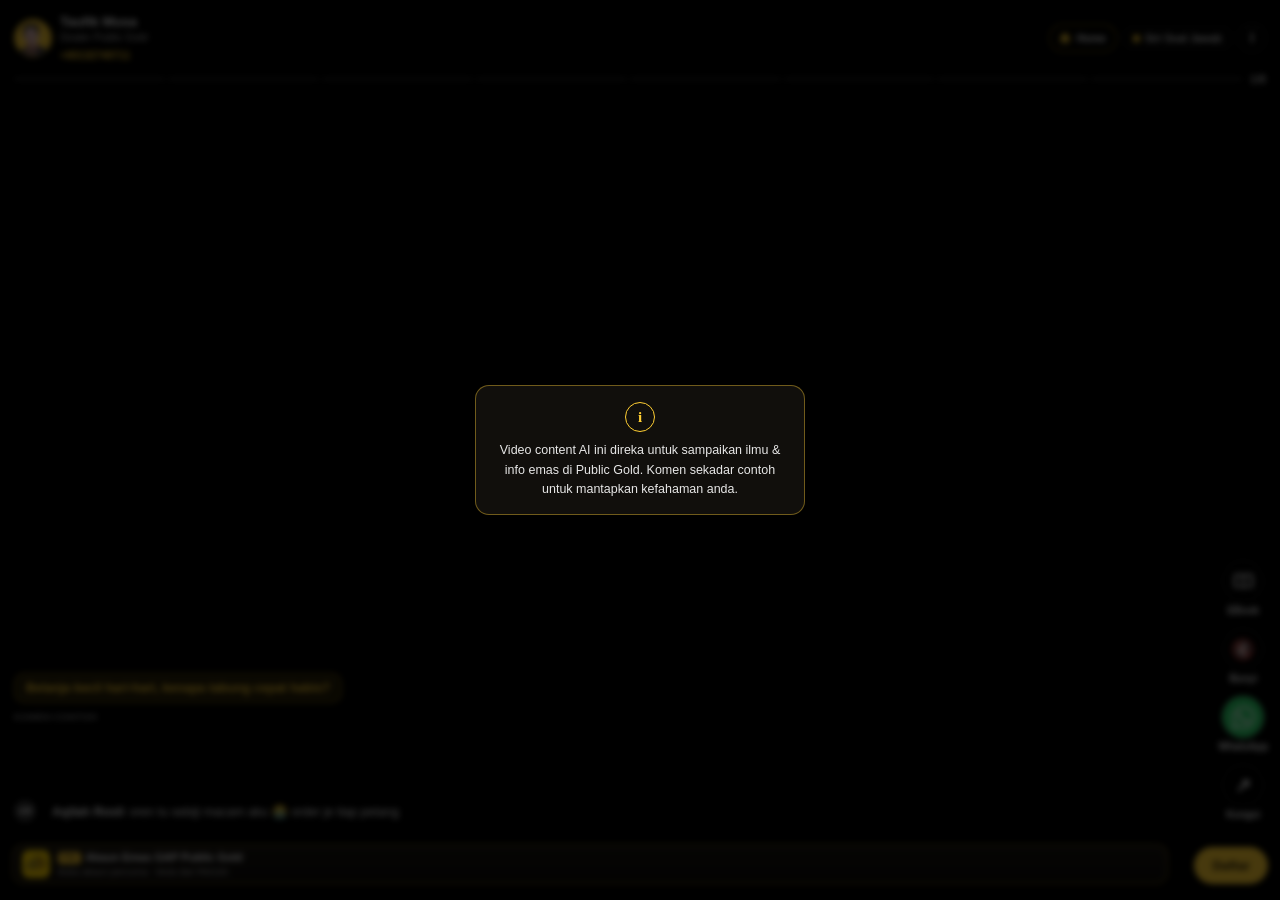
<file: ep08/index.html>
<!DOCTYPE html>
<html lang="ms">
<head>
<meta charset="UTF-8">
<meta name="viewport" content="width=device-width, initial-scale=1, viewport-fit=cover, maximum-scale=1, user-scalable=no">
<!-- ===== BLOK OG — SATU-SATUNYA BAHAGIAN YANG BERBEZA ANTARA EP =====
     WhatsApp, Facebook dan Telegram baca tag ni untuk jana kad preview.
     Tiga syarat keras: og:image mesti URL MUTLAK, fail bawah 600KB, dan
     lebar 1200px supaya WhatsApp papar kad besar (bawah 300px jadi
     thumbnail kecil; bawah 100px tiada preview langsung).

     WhatsApp cache preview berhari-hari sampai berminggu dan TIADA cara
     rasmi untuk paksa refresh. Betulkan blok ni sebelum link disebar —
     kalau tersilap, satu-satunya jalan ialah tukar URL (?v=2). -->
<title>Simpanan Oyen bertambah tanpa beban hutang — Siri Soal Jawab EP08</title>
<meta name="description" content="8 soalan pendek tentang simpan emas fizikal Public Gold. Swipe, tengok, faham dalam 4 minit.">
<meta property="og:type" content="website">
<meta property="og:site_name" content="Simpan Emas Fizikal">
<meta property="og:locale" content="ms_MY">
<meta property="og:url" content="https://video.taufik.fyi/ep08/">
<meta property="og:title" content="Simpanan Oyen bertambah tanpa beban hutang">
<meta property="og:description" content="8 soalan pendek tentang simpan emas fizikal Public Gold. Swipe, tengok, faham dalam 4 minit.">
<meta property="og:image" content="https://video.taufik.fyi/ep08/og.jpg">
<meta property="og:image:secure_url" content="https://video.taufik.fyi/ep08/og.jpg">
<meta property="og:image:type" content="image/jpeg">
<meta property="og:image:width" content="1200">
<meta property="og:image:height" content="630">
<meta property="og:image:alt" content="Siri Soal Jawab EP08 — Simpanan Oyen bertambah tanpa beban hutang">
<meta name="twitter:card" content="summary_large_image">
<meta name="twitter:title" content="Simpanan Oyen bertambah tanpa beban hutang">
<meta name="twitter:description" content="8 soalan pendek tentang simpan emas fizikal Public Gold. Swipe, tengok, faham dalam 4 minit.">
<meta name="twitter:image" content="https://video.taufik.fyi/ep08/og.jpg">
<!-- ===== hujung blok OG ===== -->
<link rel="icon" href="../assets/site-icon.png">
<link rel="stylesheet" href="../assets/player.css">
</head>
<body>

<!-- chrome tetap: host + siri + progress -->
<div class="chrome">
  <div class="topbar">
    <div class="host">
      <img class="avatar" src="../assets/avatar.webp" alt="Taufik Musa" width="38" height="38">
      <div class="host-meta">
        <div class="host-name">Taufik Musa</div>
        <div class="host-sub">Dealer Public Gold</div>
        <a class="host-tel" id="hostTel" target="_blank" rel="noopener">+60132740711</a>
      </div>
    </div>
    <div class="top-right">
      <div class="series-chip"><span class="sq"></span>Siri Soal Jawab</div>
      <button class="infobtn" id="infoBtn" aria-label="Baca nota kandungan">i</button>
    </div>
  </div>
  <div class="progress">
    <div class="bars" id="bars"></div>
    <div class="count" id="count">1/10</div>
  </div>
</div>

<!-- swipe feed -->
<main class="feed" id="feed"></main>

<!-- CTA terapung + senyap -->
<a class="pinned" id="pinned" target="_blank" rel="noopener">
  <img class="pinned-ic" src="../assets/site-icon.png" alt="" width="28" height="28">
  <div class="pinned-txt">
    <div class="pinned-t"><span class="pinned-tag">PIN</span>Akaun Emas GAP Public Gold</div>
    <div class="pinned-s">Buka akaun percuma · Mula dari RM100</div>
  </div>
</a>
<a class="cta-float" id="ctaFloat" target="_blank" rel="noopener">Daftar</a>

<div class="playpause" id="playPause" aria-hidden="true">
  <svg viewBox="0 0 24 24"><path id="ppIcon" d="M8 5v14l11-7z"/></svg>
</div>

<!-- butang buka suara di tengah -->
<button class="sound-cue" id="soundCue" type="button" aria-label="Klik untuk buka suara">
  <span class="sc-ic">
    <svg viewBox="0 0 24 24" fill="currentColor" aria-hidden="true"><path d="M4 9v6h4l5 5V4L8 9H4zm12.5 3c0-1.77-1.02-3.29-2.5-4.03v8.05c1.48-.73 2.5-2.25 2.5-4.02zM14 3.23v2.06c2.89.86 5 3.54 5 6.71s-2.11 5.85-5 6.71v2.06c4.01-.91 7-4.49 7-8.77s-2.99-7.86-7-8.77z"/></svg>
  </span>
  <span>Klik untuk buka suara</span>
</button>

<!-- lapisan emoji reaksi -->
<div class="reacts" id="reacts" aria-hidden="true"></div>

<!-- disclaimer -->
<div class="disc" id="disc">
  <div class="disc-card">
    <div class="disc-icon">i</div>
    <div class="disc-text">Video content AI ini direka untuk sampaikan ilmu &amp; info emas di Public Gold. Komen sekadar contoh untuk mantapkan kefahaman anda.</div>
    <button class="disc-close" id="discClose">Faham</button>
  </div>
</div>

<!-- nombor EP: dipakai untuk tanda "Ditonton" pada main page -->
<script>const EP_NUM = 8;</script>
<script src="slides-data.js"></script>
<script src="../assets/comments.js"></script>
<script src="../assets/player.js"></script>
</body>
</html>
</file>
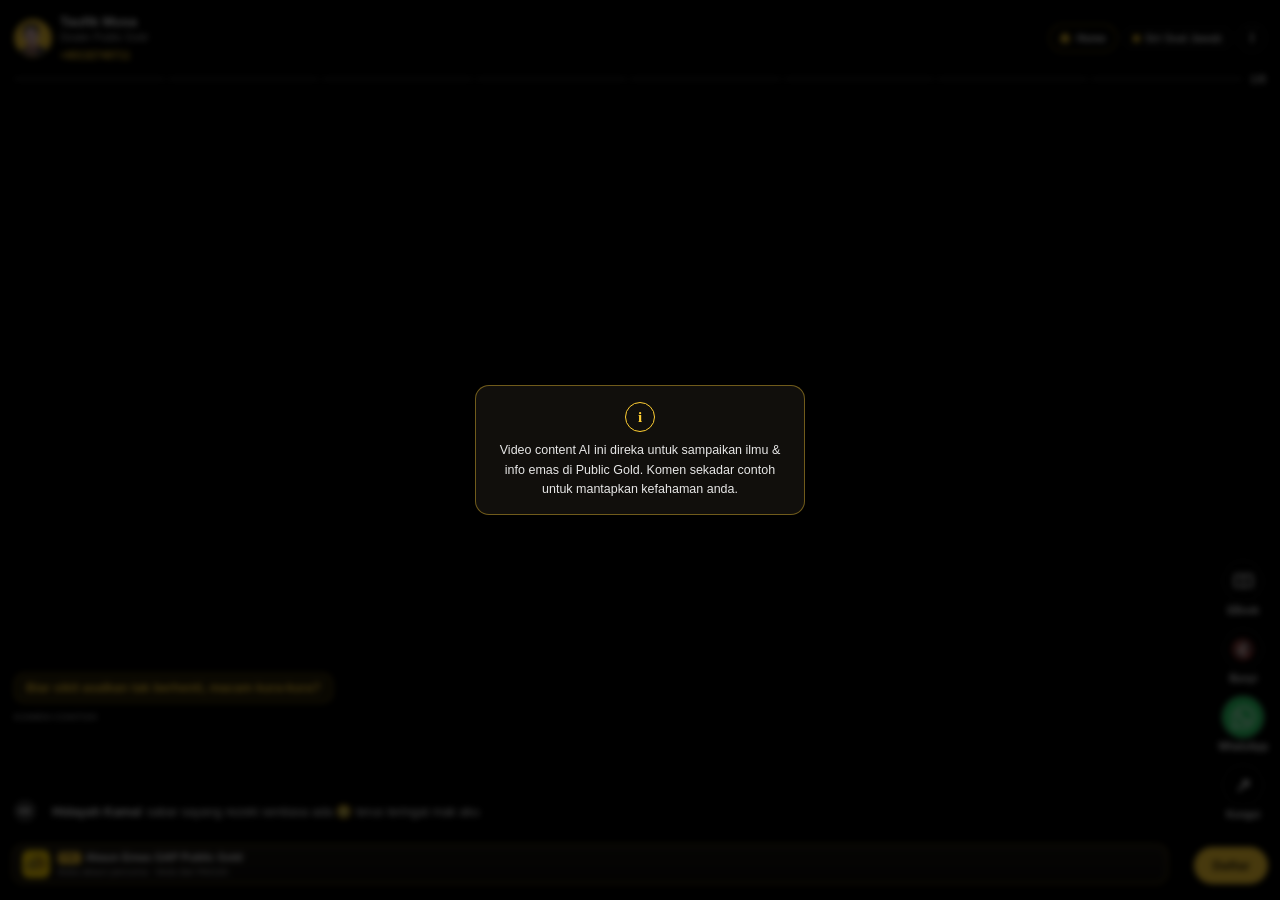
<file: ep09/index.html>
<!DOCTYPE html>
<html lang="ms">
<head>
<meta charset="UTF-8">
<meta name="viewport" content="width=device-width, initial-scale=1, viewport-fit=cover, maximum-scale=1, user-scalable=no">
<!-- ===== BLOK OG — SATU-SATUNYA BAHAGIAN YANG BERBEZA ANTARA EP =====
     WhatsApp, Facebook dan Telegram baca tag ni untuk jana kad preview.
     Tiga syarat keras: og:image mesti URL MUTLAK, fail bawah 600KB, dan
     lebar 1200px supaya WhatsApp papar kad besar (bawah 300px jadi
     thumbnail kecil; bawah 100px tiada preview langsung).

     WhatsApp cache preview berhari-hari sampai berminggu dan TIADA cara
     rasmi untuk paksa refresh. Betulkan blok ni sebelum link disebar —
     kalau tersilap, satu-satunya jalan ialah tukar URL (?v=2). -->
<title>Sabar sayang, rezeki Oyen sentiasa ada — Siri Soal Jawab EP09</title>
<meta name="description" content="8 soalan pendek tentang simpan emas fizikal Public Gold. Swipe, tengok, faham dalam 6 minit.">
<meta property="og:type" content="website">
<meta property="og:site_name" content="Simpan Emas Fizikal">
<meta property="og:locale" content="ms_MY">
<meta property="og:url" content="https://video.taufik.fyi/ep09/">
<meta property="og:title" content="Sabar sayang, rezeki Oyen sentiasa ada">
<meta property="og:description" content="8 soalan pendek tentang simpan emas fizikal Public Gold. Swipe, tengok, faham dalam 6 minit.">
<meta property="og:image" content="https://video.taufik.fyi/ep09/og.jpg">
<meta property="og:image:secure_url" content="https://video.taufik.fyi/ep09/og.jpg">
<meta property="og:image:type" content="image/jpeg">
<meta property="og:image:width" content="1200">
<meta property="og:image:height" content="630">
<meta property="og:image:alt" content="Siri Soal Jawab EP09 — Sabar sayang, rezeki Oyen sentiasa ada">
<meta name="twitter:card" content="summary_large_image">
<meta name="twitter:title" content="Sabar sayang, rezeki Oyen sentiasa ada">
<meta name="twitter:description" content="8 soalan pendek tentang simpan emas fizikal Public Gold. Swipe, tengok, faham dalam 6 minit.">
<meta name="twitter:image" content="https://video.taufik.fyi/ep09/og.jpg">
<!-- ===== hujung blok OG ===== -->
<link rel="icon" href="../assets/site-icon.png">
<link rel="stylesheet" href="../assets/player.css">
</head>
<body>

<!-- chrome tetap: host + siri + progress -->
<div class="chrome">
  <div class="topbar">
    <div class="host">
      <img class="avatar" src="../assets/avatar.webp" alt="Taufik Musa" width="38" height="38">
      <div class="host-meta">
        <div class="host-name">Taufik Musa</div>
        <div class="host-sub">Dealer Public Gold</div>
        <a class="host-tel" id="hostTel" target="_blank" rel="noopener">+60132740711</a>
      </div>
    </div>
    <div class="top-right">
      <div class="series-chip"><span class="sq"></span>Siri Soal Jawab</div>
      <button class="infobtn" id="infoBtn" aria-label="Baca nota kandungan">i</button>
    </div>
  </div>
  <div class="progress">
    <div class="bars" id="bars"></div>
    <div class="count" id="count">1/10</div>
  </div>
</div>

<!-- swipe feed -->
<main class="feed" id="feed"></main>

<!-- CTA terapung + senyap -->
<a class="pinned" id="pinned" target="_blank" rel="noopener">
  <img class="pinned-ic" src="../assets/site-icon.png" alt="" width="28" height="28">
  <div class="pinned-txt">
    <div class="pinned-t"><span class="pinned-tag">PIN</span>Akaun Emas GAP Public Gold</div>
    <div class="pinned-s">Buka akaun percuma · Mula dari RM100</div>
  </div>
</a>
<a class="cta-float" id="ctaFloat" target="_blank" rel="noopener">Daftar</a>

<div class="playpause" id="playPause" aria-hidden="true">
  <svg viewBox="0 0 24 24"><path id="ppIcon" d="M8 5v14l11-7z"/></svg>
</div>

<!-- butang buka suara di tengah -->
<button class="sound-cue" id="soundCue" type="button" aria-label="Klik untuk buka suara">
  <span class="sc-ic">
    <svg viewBox="0 0 24 24" fill="currentColor" aria-hidden="true"><path d="M4 9v6h4l5 5V4L8 9H4zm12.5 3c0-1.77-1.02-3.29-2.5-4.03v8.05c1.48-.73 2.5-2.25 2.5-4.02zM14 3.23v2.06c2.89.86 5 3.54 5 6.71s-2.11 5.85-5 6.71v2.06c4.01-.91 7-4.49 7-8.77s-2.99-7.86-7-8.77z"/></svg>
  </span>
  <span>Klik untuk buka suara</span>
</button>

<!-- lapisan emoji reaksi -->
<div class="reacts" id="reacts" aria-hidden="true"></div>

<!-- disclaimer -->
<div class="disc" id="disc">
  <div class="disc-card">
    <div class="disc-icon">i</div>
    <div class="disc-text">Video content AI ini direka untuk sampaikan ilmu &amp; info emas di Public Gold. Komen sekadar contoh untuk mantapkan kefahaman anda.</div>
    <button class="disc-close" id="discClose">Faham</button>
  </div>
</div>

<!-- nombor EP: dipakai untuk tanda "Ditonton" pada main page -->
<script>const EP_NUM = 9;</script>
<script src="slides-data.js"></script>
<script src="../assets/comments.js"></script>
<script src="../assets/player.js"></script>
</body>
</html>
</file>
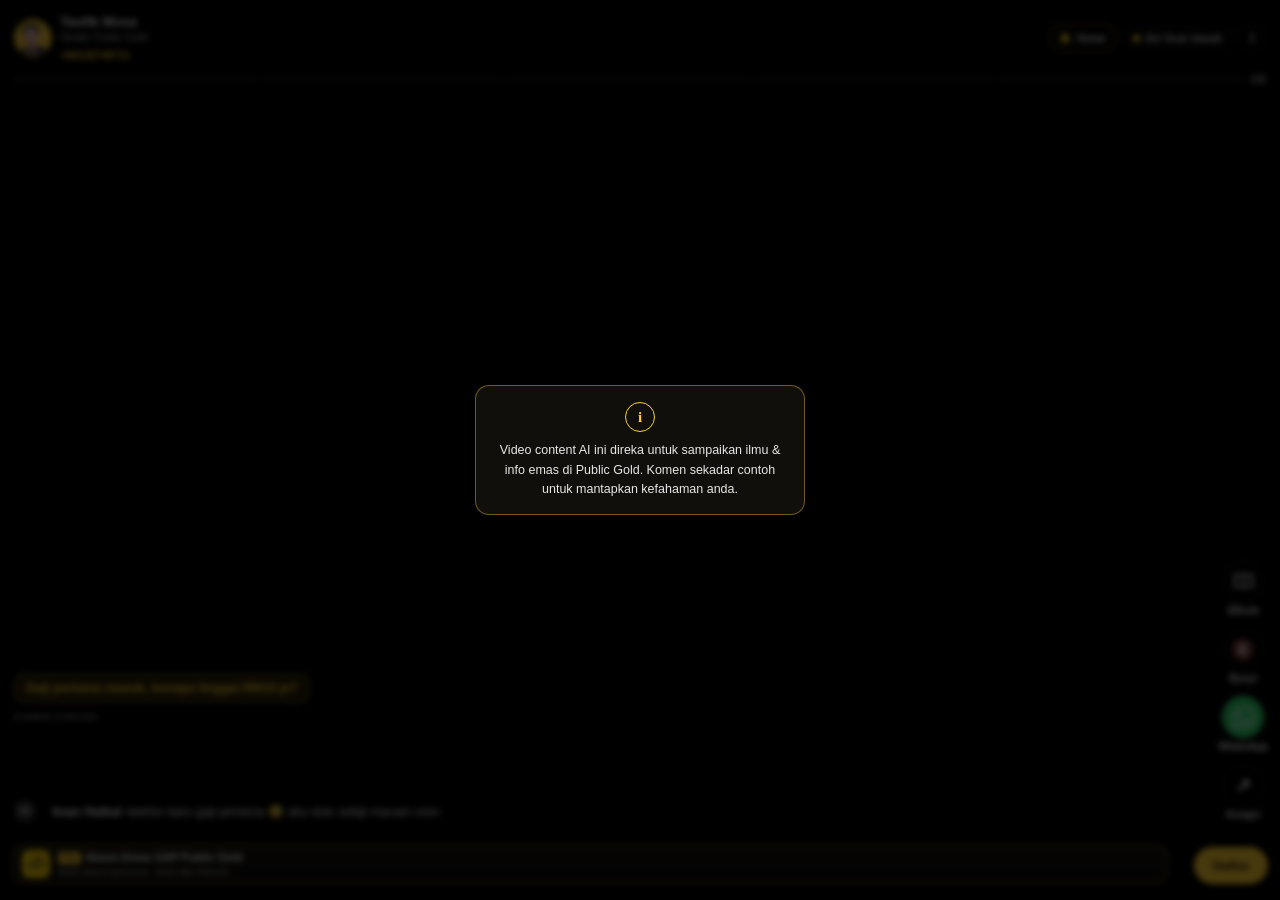
<file: ep10/index.html>
<!DOCTYPE html>
<html lang="ms">
<head>
<meta charset="UTF-8">
<meta name="viewport" content="width=device-width, initial-scale=1, viewport-fit=cover, maximum-scale=1, user-scalable=no">
<!-- ===== BLOK OG — SATU-SATUNYA BAHAGIAN YANG BERBEZA ANTARA EP =====
     WhatsApp, Facebook dan Telegram baca tag ni untuk jana kad preview.
     Tiga syarat keras: og:image mesti URL MUTLAK, fail bawah 600KB, dan
     lebar 1200px supaya WhatsApp papar kad besar (bawah 300px jadi
     thumbnail kecil; bawah 100px tiada preview langsung).

     WhatsApp cache preview berhari-hari sampai berminggu dan TIADA cara
     rasmi untuk paksa refresh. Betulkan blok ni sebelum link disebar —
     kalau tersilap, satu-satunya jalan ialah tukar URL (?v=2). -->
<title>Gaji, dapur atau niaga, simpanan Oyen tetap jalan — Siri Soal Jawab EP10</title>
<meta name="description" content="5 soalan pendek tentang simpan emas fizikal Public Gold. Swipe, tengok, faham dalam 3 minit.">
<meta property="og:type" content="website">
<meta property="og:site_name" content="Simpan Emas Fizikal">
<meta property="og:locale" content="ms_MY">
<meta property="og:url" content="https://video.taufik.fyi/ep10/">
<meta property="og:title" content="Gaji, dapur atau niaga, simpanan Oyen tetap jalan">
<meta property="og:description" content="5 soalan pendek tentang simpan emas fizikal Public Gold. Swipe, tengok, faham dalam 3 minit.">
<meta property="og:image" content="https://video.taufik.fyi/ep10/og.jpg">
<meta property="og:image:secure_url" content="https://video.taufik.fyi/ep10/og.jpg">
<meta property="og:image:type" content="image/jpeg">
<meta property="og:image:width" content="1200">
<meta property="og:image:height" content="630">
<meta property="og:image:alt" content="Siri Soal Jawab EP10 — Gaji, dapur atau niaga, simpanan Oyen tetap jalan">
<meta name="twitter:card" content="summary_large_image">
<meta name="twitter:title" content="Gaji, dapur atau niaga, simpanan Oyen tetap jalan">
<meta name="twitter:description" content="5 soalan pendek tentang simpan emas fizikal Public Gold. Swipe, tengok, faham dalam 3 minit.">
<meta name="twitter:image" content="https://video.taufik.fyi/ep10/og.jpg">
<!-- ===== hujung blok OG ===== -->
<link rel="icon" href="../assets/site-icon.png">
<link rel="stylesheet" href="../assets/player.css">
</head>
<body>

<!-- chrome tetap: host + siri + progress -->
<div class="chrome">
  <div class="topbar">
    <div class="host">
      <img class="avatar" src="../assets/avatar.webp" alt="Taufik Musa" width="38" height="38">
      <div class="host-meta">
        <div class="host-name">Taufik Musa</div>
        <div class="host-sub">Dealer Public Gold</div>
        <a class="host-tel" id="hostTel" target="_blank" rel="noopener">+60132740711</a>
      </div>
    </div>
    <div class="top-right">
      <div class="series-chip"><span class="sq"></span>Siri Soal Jawab</div>
      <button class="infobtn" id="infoBtn" aria-label="Baca nota kandungan">i</button>
    </div>
  </div>
  <div class="progress">
    <div class="bars" id="bars"></div>
    <div class="count" id="count">1/10</div>
  </div>
</div>

<!-- swipe feed -->
<main class="feed" id="feed"></main>

<!-- CTA terapung + senyap -->
<a class="pinned" id="pinned" target="_blank" rel="noopener">
  <img class="pinned-ic" src="../assets/site-icon.png" alt="" width="28" height="28">
  <div class="pinned-txt">
    <div class="pinned-t"><span class="pinned-tag">PIN</span>Akaun Emas GAP Public Gold</div>
    <div class="pinned-s">Buka akaun percuma · Mula dari RM100</div>
  </div>
</a>
<a class="cta-float" id="ctaFloat" target="_blank" rel="noopener">Daftar</a>

<div class="playpause" id="playPause" aria-hidden="true">
  <svg viewBox="0 0 24 24"><path id="ppIcon" d="M8 5v14l11-7z"/></svg>
</div>

<!-- butang buka suara di tengah -->
<button class="sound-cue" id="soundCue" type="button" aria-label="Klik untuk buka suara">
  <span class="sc-ic">
    <svg viewBox="0 0 24 24" fill="currentColor" aria-hidden="true"><path d="M4 9v6h4l5 5V4L8 9H4zm12.5 3c0-1.77-1.02-3.29-2.5-4.03v8.05c1.48-.73 2.5-2.25 2.5-4.02zM14 3.23v2.06c2.89.86 5 3.54 5 6.71s-2.11 5.85-5 6.71v2.06c4.01-.91 7-4.49 7-8.77s-2.99-7.86-7-8.77z"/></svg>
  </span>
  <span>Klik untuk buka suara</span>
</button>

<!-- lapisan emoji reaksi -->
<div class="reacts" id="reacts" aria-hidden="true"></div>

<!-- disclaimer -->
<div class="disc" id="disc">
  <div class="disc-card">
    <div class="disc-icon">i</div>
    <div class="disc-text">Video content AI ini direka untuk sampaikan ilmu &amp; info emas di Public Gold. Komen sekadar contoh untuk mantapkan kefahaman anda.</div>
    <button class="disc-close" id="discClose">Faham</button>
  </div>
</div>

<!-- nombor EP: dipakai untuk tanda "Ditonton" pada main page -->
<script>const EP_NUM = 10;</script>
<script src="slides-data.js"></script>
<script src="../assets/comments.js"></script>
<script src="../assets/player.js"></script>
</body>
</html>
</file>
<file: assets/player.css>
:root{
  --gold:#FFCE32;        /* kuning brand simpanemasfizikal.com */
  --gold-deep:#C08A00;
  --wa:#25D366;          /* hijau WhatsApp */
}
*{box-sizing:border-box; -webkit-tap-highlight-color:transparent;}
html,body{
  margin:0; padding:0; height:100%; overflow:hidden;
  background:#000; font-family:-apple-system,BlinkMacSystemFont,"Segoe UI",Roboto,sans-serif;
  color:#fff;
}

/* ================= SWIPE FEED ================= */
.feed{
  height:100dvh; width:100%; overflow-y:scroll; overflow-x:hidden;
  scroll-snap-type:y mandatory; scroll-behavior:auto;
  -webkit-overflow-scrolling:touch; overscroll-behavior-y:contain;
}
.feed::-webkit-scrollbar{ display:none; }
.slide{
  position:relative; height:100dvh; width:100%;
  scroll-snap-align:start; scroll-snap-stop:always;
  overflow:hidden; background:#000;
}
.slide video{
  position:absolute; inset:0; width:100%; height:100%;
  object-fit:cover; background:#000;
}
.scrim-top{
  position:absolute; top:0; left:0; right:0; height:200px; z-index:2;
  background:linear-gradient(to bottom, rgba(0,0,0,.7), rgba(0,0,0,0));
  pointer-events:none;
}
.scrim-bottom{
  position:absolute; bottom:0; left:0; right:0; height:52%; z-index:2;
  background:linear-gradient(to top, rgba(0,0,0,.88) 12%, rgba(0,0,0,.4) 58%, rgba(0,0,0,0));
  pointer-events:none;
}

/* ================= CHROME TETAP (luar scroller) ================= */
.chrome{
  position:fixed; top:calc(14px + env(safe-area-inset-top)); left:14px; right:14px; z-index:20;
  pointer-events:none;
}
.topbar{ display:flex; align-items:center; justify-content:space-between; gap:8px; }
.host{ display:flex; align-items:center; gap:8px; min-width:0; flex:1 1 auto; }
.avatar{
  width:38px; height:38px; border-radius:50%; flex-shrink:0;
  object-fit:cover; display:block; background:#fff;
  border:1.5px solid var(--gold);
}
.host-meta{ line-height:1.2; min-width:0; overflow:hidden; }
.host-name{ font-size:13.5px; font-weight:700; white-space:nowrap; }
.host-sub{
  font-size:10.5px; color:rgba(255,255,255,.75); margin-top:1px;
  white-space:nowrap; overflow:hidden; text-overflow:ellipsis;
}
.host-tel{
  display:inline-block; margin-top:1px; font-size:10.5px; font-weight:700;
  color:var(--gold); text-decoration:none; white-space:nowrap;
  pointer-events:auto;   /* .chrome pointer-events:none — benarkan tap untuk call */
}
.top-right{ display:flex; align-items:center; gap:6px; flex-shrink:0; pointer-events:auto; }
.series-chip{
  display:flex; align-items:center; gap:5px; white-space:nowrap;
  background:rgba(0,0,0,.45); border:1px solid rgba(255,255,255,.16);
  border-radius:14px; padding:4px 9px; font-size:10.5px; font-weight:600;
  color:rgba(255,255,255,.9);
}
.series-chip .sq{ width:7px; height:7px; background:var(--gold); border-radius:2px; }
/* butang Home — balik ke senarai episod. Gaya sama dengan butang i
   supaya baris atas nampak satu set, cuma bertepi emas supaya ia yang
   paling mudah dijumpai. */
.homebtn{
  display:flex; align-items:center; gap:5px; height:28px; padding:0 10px 0 8px;
  border-radius:14px; background:rgba(0,0,0,.45); border:1px solid rgba(255,206,50,.55);
  color:#fff; text-decoration:none; font-size:10.5px; font-weight:700; white-space:nowrap;
}
.homebtn svg{ width:14px; height:14px; display:block; fill:var(--gold); }
/* Skrin sempit: chip siri disorok supaya nama dan nombor host tak terpotong */
@media (max-width:440px){ .series-chip{ display:none; } }
.infobtn{
  width:28px; height:28px; border-radius:50%; background:rgba(0,0,0,.45);
  border:1px solid rgba(255,255,255,.22); color:#fff;
  display:flex; align-items:center; justify-content:center;
  font-size:14px; font-weight:700; font-family:Georgia,serif; padding:0;
}

/* progress: bar bersegmen + kiraan 3/10 */
.progress{ display:flex; align-items:center; gap:8px; margin-top:10px; }
.bars{ display:flex; gap:3px; flex:1; min-width:0; }
/* bar bersegmen: `fill` bergerak ikut masa video, jadi orang nampak
   bila slide akan bertukar sendiri — bukan sekadar tahu dia di mana */
.bars .bar{
  flex:1; height:2.5px; border-radius:2px;
  background:rgba(255,255,255,.22); overflow:hidden;
}
.bars .bar .fill{ height:100%; width:0%; background:var(--gold); border-radius:2px; }
.bars .bar.seen .fill{ width:100%; background:rgba(255,255,255,.55); }
.count{
  font-size:10.5px; font-weight:700; color:rgba(255,255,255,.85);
  letter-spacing:.4px; flex-shrink:0; font-variant-numeric:tabular-nums;
}

/* ================= ISI SETIAP SLIDE ================= */
/* baris bawah (senyap + CTA terapung) ambil ~56px — semua isi duduk atas dia */
.s-body{
  position:absolute; left:14px; right:76px; bottom:calc(74px + env(safe-area-inset-bottom));
  z-index:5; display:flex; flex-direction:column; gap:8px;
}
.topic{
  align-self:flex-start; max-width:100%;
  background:rgba(255,206,50,.14); border:1px solid rgba(255,206,50,.4);
  color:var(--gold); font-size:12.5px; font-weight:700; line-height:1.3;
  padding:6px 11px; border-radius:10px;
}
.cmt-label{
  font-size:9.5px; font-weight:600; letter-spacing:.35px;
  color:rgba(255,255,255,.55); text-transform:uppercase;
}
.cmts{
  display:flex; flex-direction:column; justify-content:flex-end; gap:7px;
  min-height:96px; overflow:hidden;
}
.c-row{
  display:flex; gap:7px; align-items:flex-start;
  font-size:12.5px; line-height:1.35; animation:rise .35s ease-out;
}
@keyframes rise{ from{opacity:0; transform:translateY(10px);} to{opacity:1; transform:translateY(0);} }
.c-av{
  width:22px; height:22px; border-radius:50%; flex-shrink:0; margin-top:1px;
  background:rgba(255,255,255,.2); display:flex; align-items:center; justify-content:center;
  font-size:9.5px; font-weight:700;
}
.c-body{ background:rgba(0,0,0,.34); padding:5px 9px; border-radius:12px; max-width:100%; }
.c-name{ font-weight:700; margin-right:5px; }
.c-row.reply .c-av{ background:linear-gradient(135deg,var(--gold),var(--gold-deep)); color:#1a1200; }
.c-row.reply .c-body{ background:rgba(255,206,50,.16); border:1px solid rgba(255,206,50,.35); }
.c-tag{ font-size:9px; font-weight:700; color:var(--gold); letter-spacing:.3px; display:block; margin-bottom:1px; }

/* rail kanan — WhatsApp + Share (dua-dua link sebenar) */
.rail{
  position:absolute; right:12px; bottom:calc(80px + env(safe-area-inset-bottom)); z-index:6;
  display:flex; flex-direction:column; align-items:center; gap:12px;
}
.rail a, .rail button{
  background:none; border:none; padding:0; color:#fff; text-decoration:none;
  display:flex; flex-direction:column; align-items:center; gap:3px;
  font-size:10px; font-weight:600;
}
.rail .icon{
  width:42px; height:42px; border-radius:50%; background:rgba(0,0,0,.38);
  border:1px solid rgba(255,255,255,.15);
  display:flex; align-items:center; justify-content:center; font-size:19px;
}
.rail .icon svg{ width:23px; height:23px; display:block; }
.rail .icon.wa{
  background:var(--wa); border-color:rgba(255,255,255,.35);
  box-shadow:0 0 0 0 rgba(37,211,102,.55); animation:waPulse 2.6s ease-out infinite;
}
@keyframes waPulse{
  0%   { box-shadow:0 0 0 0 rgba(37,211,102,.55); }
  70%  { box-shadow:0 0 0 12px rgba(37,211,102,0); }
  100% { box-shadow:0 0 0 0 rgba(37,211,102,0); }
}

/* CTA terapung — bawah kanan, setiap slide kecuali yang terakhir */
.cta-float{
  position:fixed; right:12px; bottom:calc(16px + env(safe-area-inset-bottom)); z-index:22;
  background:var(--gold); color:#1a1200; border:none; text-decoration:none;
  font-weight:800; font-size:13px; padding:11px 18px; border-radius:24px;
  box-shadow:0 6px 20px rgba(0,0,0,.5);
  transition:opacity .25s, transform .25s;
}
.cta-float.hide{ opacity:0; transform:translateY(14px); pointer-events:none; }

/* Kad pinned — bawah kiri, sebelah butang Daftar. Tinggi sengaja
   dipadankan dengan butang Daftar supaya baris bawah nampak satu unit.
   Disembunyikan pada slide akhir sebab blok CTA penuh dah ambil alih. */
.pinned{
  position:fixed; left:12px; right:112px; bottom:calc(16px + env(safe-area-inset-bottom));
  z-index:22; display:flex; align-items:center; gap:8px; text-decoration:none;
  background:linear-gradient(180deg,#171410,#0d0b09);
  border:1px solid rgba(255,206,50,.45); border-radius:12px; padding:5px 9px;
  box-shadow:0 6px 20px rgba(0,0,0,.5);
  transition:opacity .25s, transform .25s;
}
.pinned.hide{ opacity:0; transform:translateY(14px); pointer-events:none; }
.pinned-ic{ width:28px; height:28px; border-radius:7px; flex-shrink:0; object-fit:cover; background:var(--gold); }
.pinned-txt{ min-width:0; }
.pinned-t{
  font-size:11px; font-weight:800; line-height:1.25; color:#fff;
  white-space:nowrap; overflow:hidden; text-overflow:ellipsis;
  display:flex; align-items:center; gap:5px;
}
.pinned-tag{
  font-size:8px; font-weight:800; letter-spacing:.4px; color:#1a1200;
  background:var(--gold); border-radius:3px; padding:1px 4px; flex-shrink:0;
}
.pinned-s{
  font-size:9.5px; color:rgba(255,255,255,.7); margin-top:1px; line-height:1.2;
  white-space:nowrap; overflow:hidden; text-overflow:ellipsis;
}

/* Penunjuk main/jeda — muncul di tengah bila orang tap untuk jeda */
.playpause{
  position:fixed; left:50%; top:50%; transform:translate(-50%,-50%) scale(.7);
  z-index:15; width:72px; height:72px; border-radius:50%;
  background:rgba(0,0,0,.5); border:1.5px solid rgba(255,255,255,.35);
  display:flex; align-items:center; justify-content:center;
  opacity:0; pointer-events:none; transition:opacity .2s, transform .2s;
}
.playpause.show{ opacity:1; transform:translate(-50%,-50%) scale(1); }
.playpause svg{ width:30px; height:30px; fill:#fff; }

/* butang senyap duduk dalam rail kanan — tiada butang terapung kiri
   supaya ia tak bertindih dengan komen atau blok CTA slide akhir */

/* ================= SLIDE TERAKHIR — CTA PENUH ================= */
.slide.final .s-body{ right:76px; bottom:calc(178px + env(safe-area-inset-bottom)); }
.slide.final .rail{ bottom:calc(184px + env(safe-area-inset-bottom)); }
.cta-block{
  position:absolute; left:12px; right:12px; bottom:calc(16px + env(safe-area-inset-bottom));
  z-index:8; background:linear-gradient(180deg,#171410,#0d0b09);
  border:1px solid rgba(255,206,50,.45); border-radius:16px;
  padding:13px 14px 14px; box-shadow:0 10px 30px rgba(0,0,0,.6);
}
.cta-head{ display:flex; align-items:center; gap:10px; margin-bottom:11px; }
.cta-icon{ width:38px; height:38px; border-radius:9px; flex-shrink:0; object-fit:cover; background:var(--gold); }
.cta-title{ font-size:13.5px; font-weight:800; line-height:1.25; }
.cta-sub{ font-size:10.5px; color:rgba(255,255,255,.72); margin-top:2px; line-height:1.3; }
.cta-big{
  display:block; width:100%; text-align:center; text-decoration:none;
  background:var(--gold); color:#1a1200; font-weight:900; font-size:15px;
  padding:14px; border-radius:11px; letter-spacing:.2px;
}
.cta-note{ text-align:center; font-size:9.5px; color:rgba(255,255,255,.5); margin-top:8px; }

/* ================= DISCLAIMER ================= */
.disc{
  position:fixed; inset:0; z-index:40; display:flex; align-items:center; justify-content:center;
  padding:26px; background:rgba(0,0,0,.72); backdrop-filter:blur(3px);
  opacity:0; pointer-events:none; transition:opacity .5s ease;
}
.disc.show{ opacity:1; pointer-events:auto; }
.disc.auto{ pointer-events:none; }          /* fade automatik slide 1 — tak block swipe */
.disc-card{
  max-width:330px; background:rgba(18,16,13,.96);
  border:1px solid rgba(255,206,50,.4); border-radius:14px;
  padding:16px 16px 14px; text-align:center;
}
.disc-icon{
  width:30px; height:30px; border-radius:50%; margin:0 auto 9px;
  border:1.5px solid var(--gold); color:var(--gold);
  display:flex; align-items:center; justify-content:center;
  font-family:Georgia,serif; font-size:15px; font-weight:700;
}
.disc-text{ font-size:12.5px; line-height:1.55; color:rgba(255,255,255,.9); }
.disc-close{
  margin-top:13px; background:var(--gold); color:#1a1200; border:none;
  font-weight:800; font-size:12.5px; padding:9px 22px; border-radius:9px;
}
.disc.auto .disc-close{ display:none; }

@media (max-height:680px){
  .cmts{ min-height:70px; }
  .topic{ font-size:11.5px; }
}

/* ===== butang buka suara di tengah skrin =====
   Butang senyap dalam rail kanan mudah terlepas pandang, jadi selagi
   bunyi masih tertutup kita letak satu sasaran besar di tengah. Sekali
   ditekan ia lesap. Kalau orang senyapkan semula, ia muncul balik. */
.sound-cue{
  position:fixed; left:50%; top:38%; transform:translate(-50%,-50%) scale(.9);
  z-index:30; display:flex; align-items:center; gap:9px; cursor:pointer;
  background:rgba(0,0,0,.72); backdrop-filter:blur(4px);
  border:1.5px solid var(--gold); color:#fff;
  font-family:inherit; font-size:13px; font-weight:700;
  padding:9px 16px 9px 9px; border-radius:30px;
  box-shadow:0 8px 26px rgba(0,0,0,.55);
  opacity:0; pointer-events:none; transition:opacity .28s, transform .28s;
}
.sound-cue.show{ opacity:1; transform:translate(-50%,-50%) scale(1); pointer-events:auto; }
.sc-ic{
  width:30px; height:30px; border-radius:50%; background:var(--gold); color:#1a1200;
  display:flex; align-items:center; justify-content:center; flex-shrink:0;
  animation:scPulse 2.2s ease-out infinite;
}
.sc-ic svg{ width:17px; height:17px; display:block; }
@keyframes scPulse{
  0%   { box-shadow:0 0 0 0 rgba(255,206,50,.6); }
  70%  { box-shadow:0 0 0 12px rgba(255,206,50,0); }
  100% { box-shadow:0 0 0 0 rgba(255,206,50,0); }
}

/* ===== emoji reaksi terapung =====
   Lajur sempit di sebelah kanan, betul-betul DI ATAS rail supaya emoji
   tak duduk atas ikon EBook, Bunyi, WhatsApp dan Kongsi. Rail setinggi
   260px bermula 80px dari bawah, jadi lapisan ini bermula pada 348px.
   Ia hiasan semata, jadi pointer-events:none supaya tap tetap sampai
   ke video. */
.reacts{
  position:fixed; right:14px; bottom:calc(348px + env(safe-area-inset-bottom));
  width:58px; height:200px; --rise:-196px;
  z-index:7; pointer-events:none; overflow:hidden;
}
/* Skrin pendek: pendekkan lajur supaya emoji tak naik sampai ke bar
   kemajuan di atas. */
@media (max-height:720px){
  .reacts{ height:132px; --rise:-128px; }
}
.react{
  position:absolute; bottom:0; left:0; opacity:0;
  will-change:transform,opacity; animation:reactUp linear forwards;
  text-shadow:0 2px 6px rgba(0,0,0,.55);
}
@keyframes reactUp{
  0%   { opacity:0;   transform:translate3d(0,0,0) scale(.55) rotate(0deg); }
  16%  { opacity:1;   transform:translate3d(0,calc(var(--rise) * .12),0) scale(1.1) rotate(var(--rot)); }
  75%  { opacity:.95; }
  100% { opacity:0;   transform:translate3d(var(--dx),var(--rise),0) scale(.8) rotate(var(--rot)); }
}
/* Slide akhir milik blok CTA. Emoji dimatikan supaya ia tak menarik
   mata keluar dari butang daftar. */
body.on-final .reacts{ display:none; }
</file>
